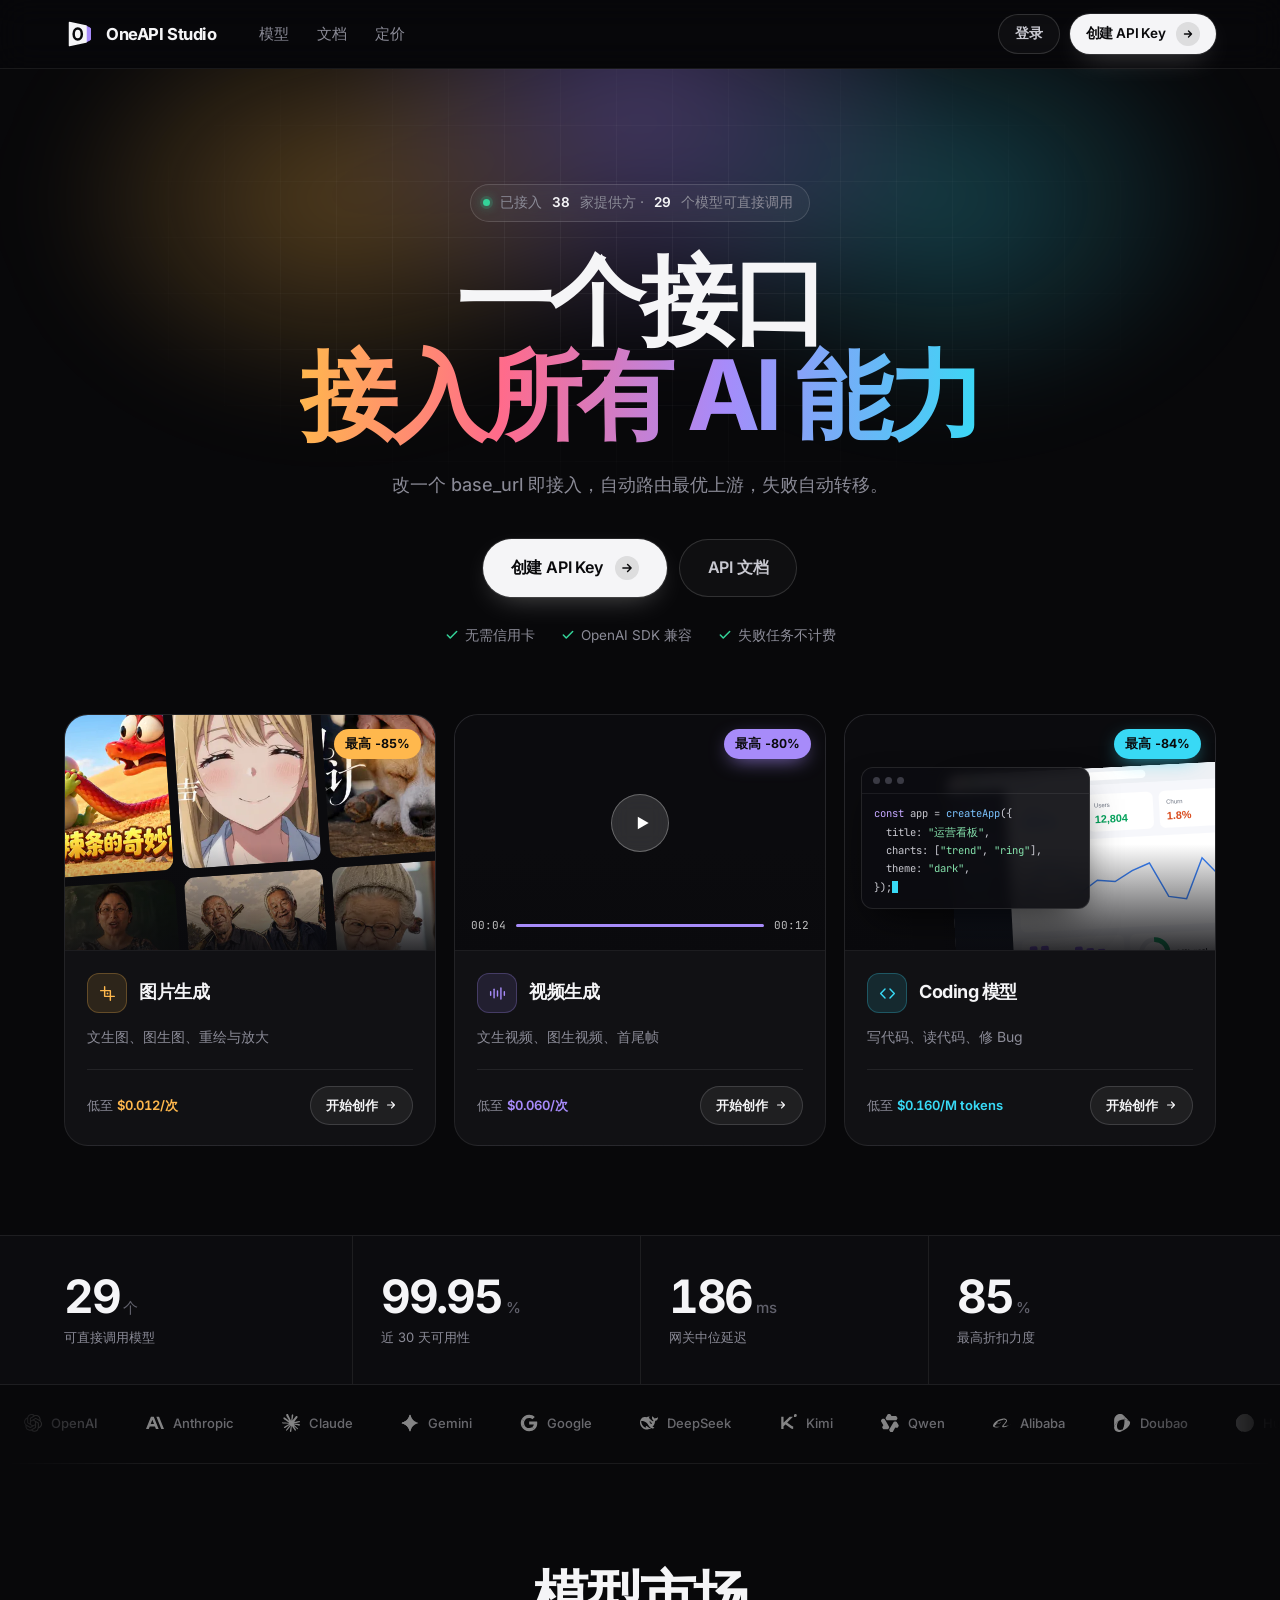
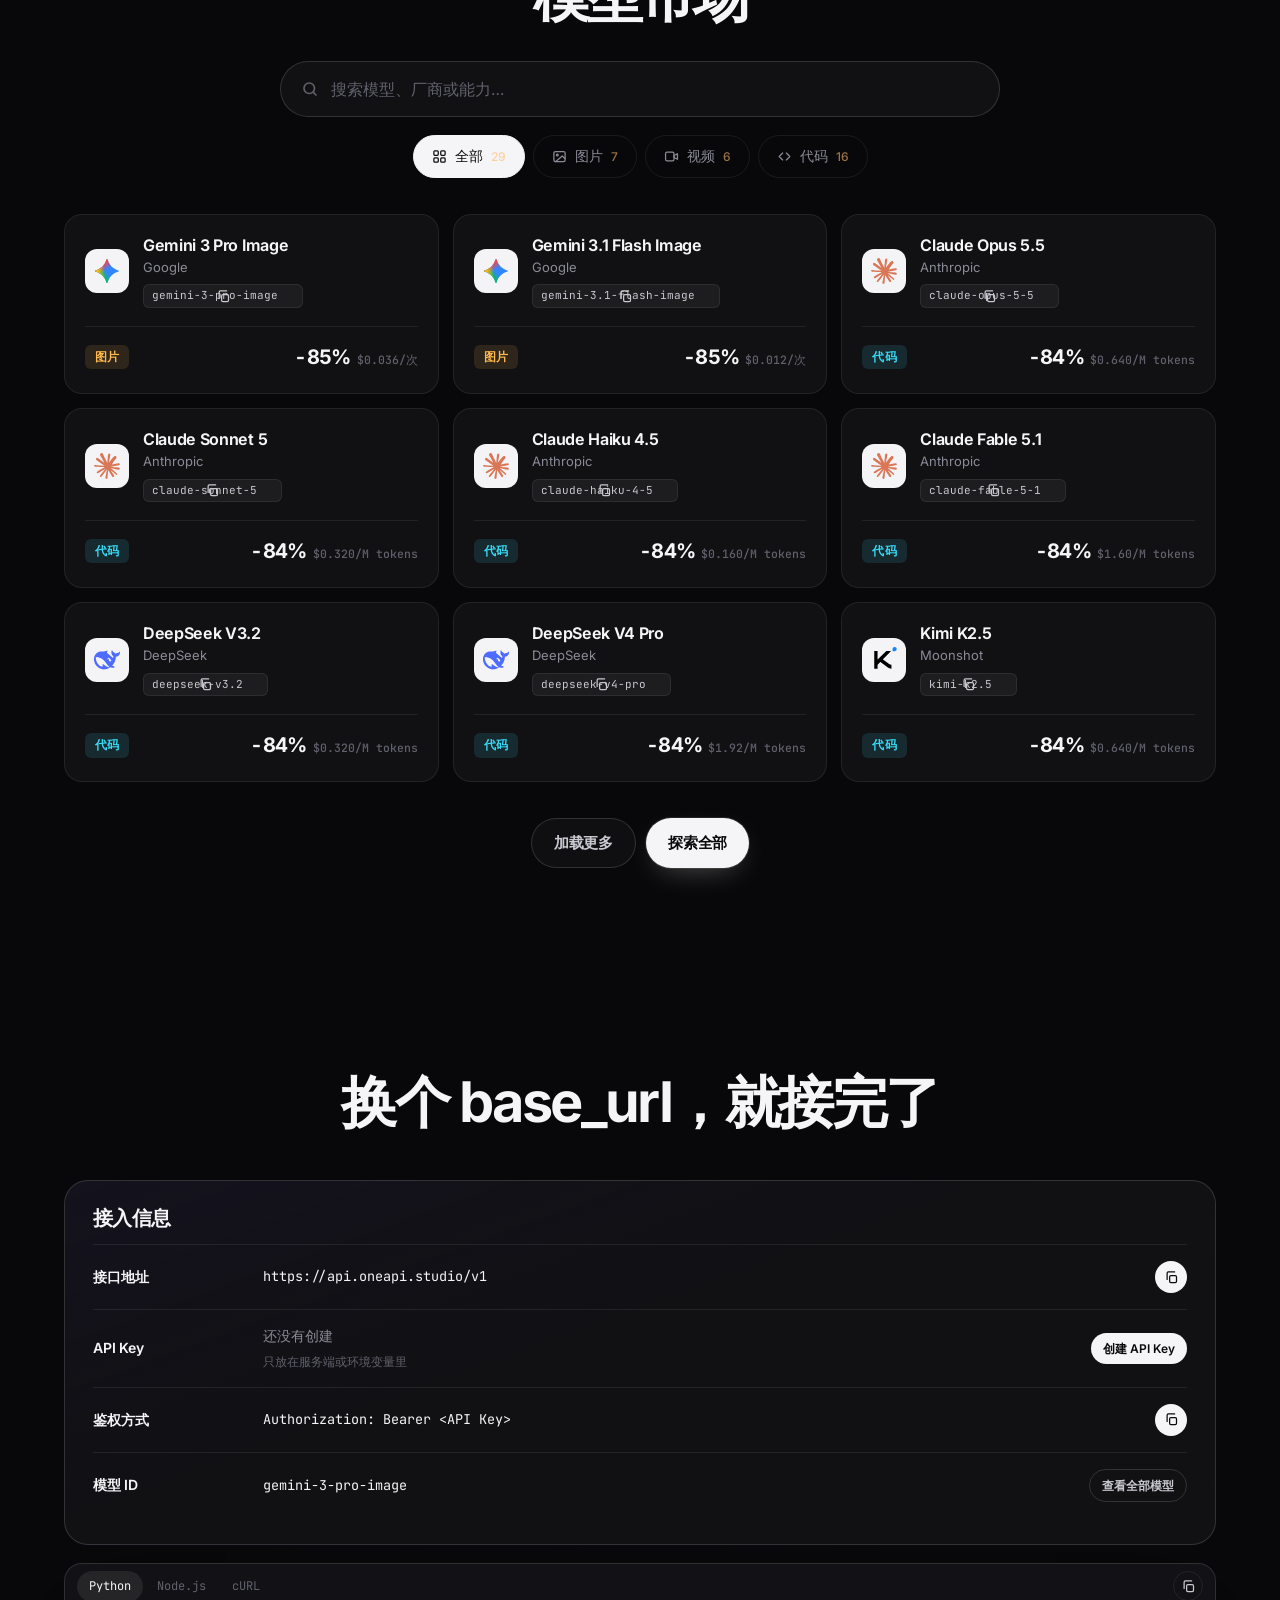
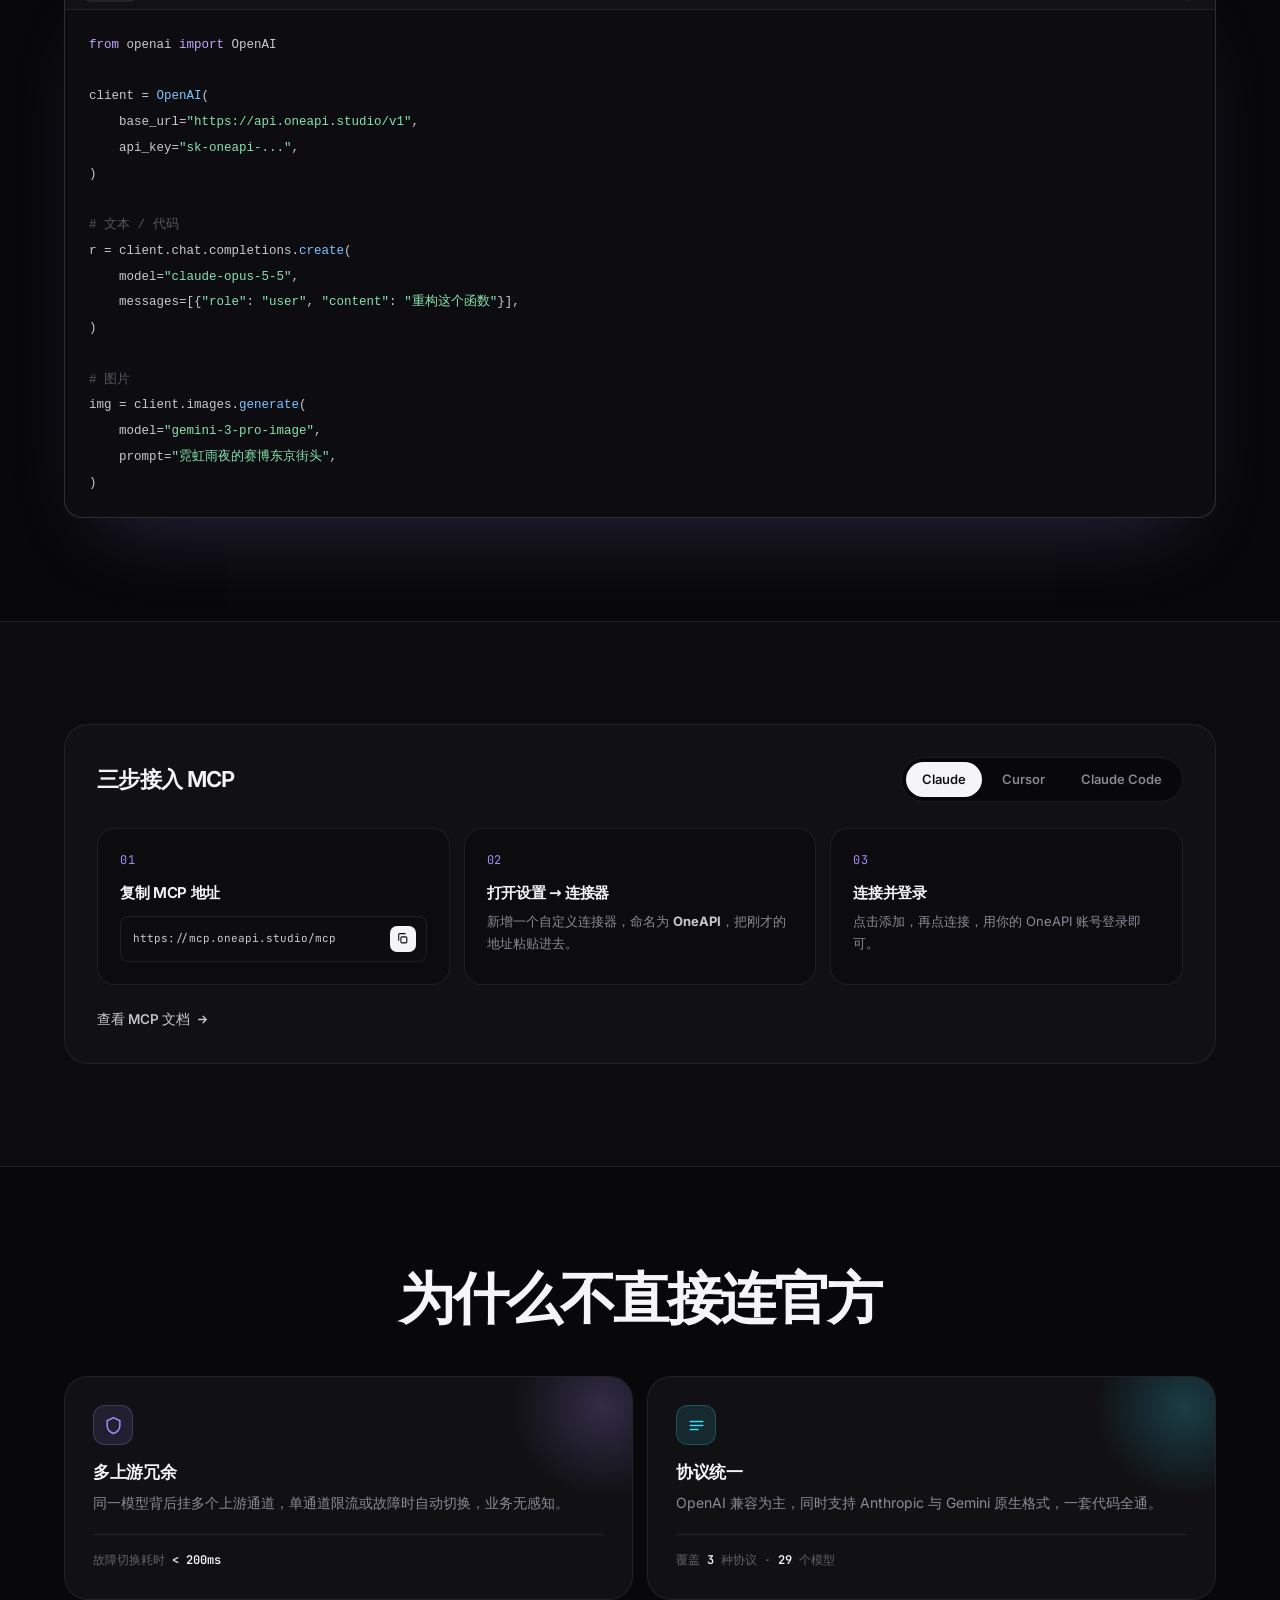
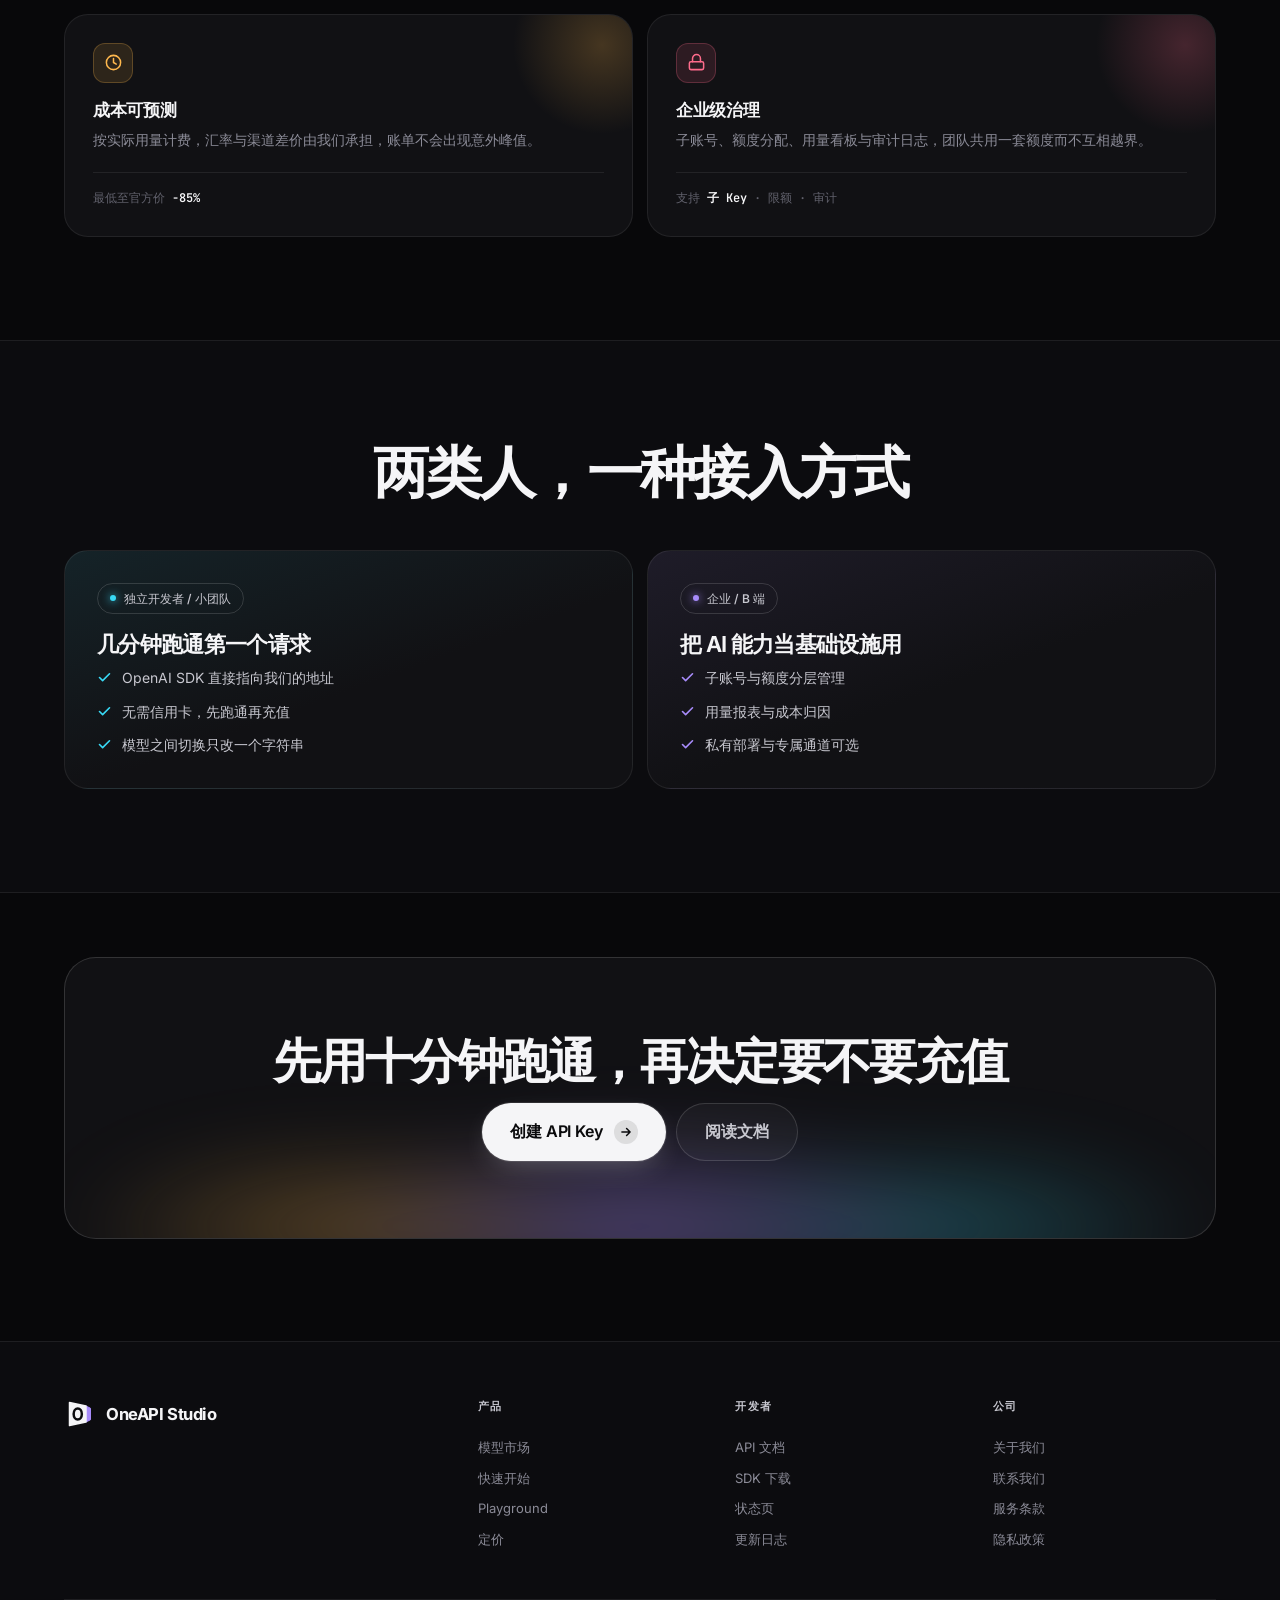
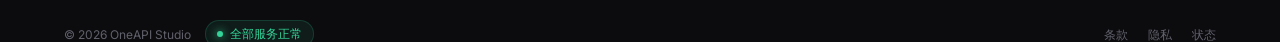
<file: index.html>
<!DOCTYPE html>
<html lang="zh-CN">
<head>
<meta charset="UTF-8" />
<meta name="viewport" content="width=device-width, initial-scale=1" />
<title>OneAPI Studio — 一个接口，接入所有 AI 能力</title>
<meta name="description" content="图片、视频、Coding 三类 AI 模型统一接入。OpenAI 兼容协议，统一鉴权、自动路由与计费。" />
<meta name="theme-color" content="#08080a" />
<link rel="icon" type="image/svg+xml" href="assets/favicon.svg" />
<link rel="stylesheet" href="assets/site.css" />
<link rel="stylesheet" href="assets/studio.css" />
</head>
<body>
<header>
  <div class="wrap nav">
    <a class="logo" href="#top">
      <img class="logo-mark" src="assets/logo.svg" alt="" aria-hidden="true" />
      OneAPI Studio
    </a>
    <nav class="nav-links">
      <a href="#capabilities">模型</a>
      <a href="#access">文档</a>
      <a href="#pricing">定价</a>
    </nav>
    <div class="nav-right">
      <a class="btn btn-sm btn-line" href="#">登录</a>
      <a class="btn btn-sm btn-dark" href="#access" data-open-key>创建 API Key
        <span class="circ"><svg width="12" height="12" viewBox="0 0 24 24" fill="none" stroke="currentColor" stroke-width="2.8" stroke-linecap="round" stroke-linejoin="round"><path d="M5 12h14M13 6l6 6-6 6"/></svg></span>
      </a>
    </div>
  </div>
</header>

<main id="top">
  <section class="hero">
    <div class="wrap">
      <span class="pill-badge">
        <span class="dot"></span>
        已接入 <b>38</b> 家提供方 · <b>29</b> 个模型可直接调用
      </span>
      <h1>一个接口<br /><em>接入所有 AI 能力</em></h1>
      <p class="hero-sub">改一个 base_url 即接入，自动路由最优上游，失败自动转移。</p>
      <div class="hero-cta">
        <a class="btn btn-lg btn-dark" href="#access" data-open-key>
          创建 API Key
          <span class="circ">
            <svg width="14" height="14" viewBox="0 0 24 24" fill="none" stroke="currentColor" stroke-width="2.6" stroke-linecap="round" stroke-linejoin="round"><path d="M5 12h14M13 6l6 6-6 6"/></svg>
          </span>
        </a>
        <a class="btn btn-lg btn-line" href="#access">API 文档</a>
      </div>
      <div class="hero-note">
        <span><svg viewBox="0 0 24 24" fill="none" stroke="currentColor" stroke-width="2.6" stroke-linecap="round" stroke-linejoin="round"><path d="M20 6L9 17l-5-5"/></svg>无需信用卡</span>
        <span><svg viewBox="0 0 24 24" fill="none" stroke="currentColor" stroke-width="2.6" stroke-linecap="round" stroke-linejoin="round"><path d="M20 6L9 17l-5-5"/></svg>OpenAI SDK 兼容</span>
        <span><svg viewBox="0 0 24 24" fill="none" stroke="currentColor" stroke-width="2.6" stroke-linecap="round" stroke-linejoin="round"><path d="M20 6L9 17l-5-5"/></svg>失败任务不计费</span>
      </div>
    </div>
  </section>

  <section class="wrap" id="capabilities">
    <div class="cards">

      <article class="card" data-card="image" tabindex="0" role="button" aria-label="图片生成，点击进入创作工作台">
        <div class="card-inner">
          <div class="face face-front spotlight">
            <div class="card-media">
              <div class="mosaic" aria-hidden="true"><div class="mosaic-col"><img src="assets/showcase/image-01.webp" alt="" loading="lazy" /><img src="assets/showcase/image-04.webp" alt="" loading="lazy" /><img src="assets/showcase/image-07.webp" alt="" loading="lazy" /><img src="assets/showcase/image-10.webp" alt="" loading="lazy" /><img src="assets/showcase/image-01.webp" alt="" loading="lazy" /><img src="assets/showcase/image-04.webp" alt="" loading="lazy" /><img src="assets/showcase/image-07.webp" alt="" loading="lazy" /><img src="assets/showcase/image-10.webp" alt="" loading="lazy" /></div><div class="mosaic-col"><img src="assets/showcase/image-02.webp" alt="" loading="lazy" /><img src="assets/showcase/image-05.webp" alt="" loading="lazy" /><img src="assets/showcase/image-08.webp" alt="" loading="lazy" /><img src="assets/showcase/image-11.webp" alt="" loading="lazy" /><img src="assets/showcase/image-02.webp" alt="" loading="lazy" /><img src="assets/showcase/image-05.webp" alt="" loading="lazy" /><img src="assets/showcase/image-08.webp" alt="" loading="lazy" /><img src="assets/showcase/image-11.webp" alt="" loading="lazy" /></div><div class="mosaic-col"><img src="assets/showcase/image-03.webp" alt="" loading="lazy" /><img src="assets/showcase/image-06.webp" alt="" loading="lazy" /><img src="assets/showcase/image-09.webp" alt="" loading="lazy" /><img src="assets/showcase/image-12.webp" alt="" loading="lazy" /><img src="assets/showcase/image-03.webp" alt="" loading="lazy" /><img src="assets/showcase/image-06.webp" alt="" loading="lazy" /><img src="assets/showcase/image-09.webp" alt="" loading="lazy" /><img src="assets/showcase/image-12.webp" alt="" loading="lazy" /></div></div>
              <span class="media-off" data-off="image"></span>
            </div>
            <div class="card-body">
              <div class="card-header">
                <span class="card-icon" aria-hidden="true">
                  <svg viewBox="0 0 20 20" fill="none" stroke="currentColor" stroke-width="1.5" stroke-linecap="round" stroke-linejoin="round"><path d="M7 2.8v10.2h10.2"/><path d="M2.8 7h10.2v10.2"/><circle cx="10" cy="10" r="0.95" fill="currentColor" stroke="none"/></svg>
                </span>
                <div class="card-title-wrap">
                  <h3 class="card-title">图片生成</h3>
                </div>
              </div>
              <p class="card-desc">文生图、图生图、重绘与放大</p>
              <div class="card-foot">
                <span>低至 <b class="low" data-low="image"></b></span>
                <span class="flip-cta">开始创作
                  <svg class="chev" width="12" height="12" viewBox="0 0 24 24" fill="none" stroke="currentColor" stroke-width="2.2" stroke-linecap="round" stroke-linejoin="round"><path d="M5 12h14M13 6l6 6-6 6"/></svg>
                </span>
              </div>
            </div>
          </div>
        </div>
      </article>

      <article class="card" data-card="video" tabindex="0" role="button" aria-label="视频生成，点击进入创作工作台">
        <div class="card-inner">
          <div class="face face-front spotlight">
            <div class="card-media">
              <div class="reel" aria-hidden="true"><img src="assets/showcase/video-08.webp" alt="" loading="lazy" /><img src="assets/showcase/video-03.webp" alt="" loading="lazy" /><img src="assets/showcase/video-12.webp" alt="" loading="lazy" /></div><span class="reel-play" aria-hidden="true"><svg viewBox="0 0 24 24" fill="currentColor"><path d="M7 4.5v15l13-7.5z"/></svg></span><div class="reel-bar" aria-hidden="true"><span>00:04</span><span class="reel-track"><i></i></span><span>00:12</span></div>
              <span class="media-off" data-off="video"></span>
            </div>
            <div class="card-body">
              <div class="card-header">
                <span class="card-icon" aria-hidden="true">
                  <svg viewBox="0 0 20 20" fill="none" stroke="currentColor" stroke-width="1.5" stroke-linecap="round" stroke-linejoin="round"><path d="M2.8 8.2v3.6"/><path d="M6.4 5.4v9.2"/><path d="M10 7.4v5.2"/><path d="M13.6 4.2v11.6"/><path d="M17.2 8.2v3.6"/></svg>
                </span>
                <div class="card-title-wrap">
                  <h3 class="card-title">视频生成</h3>
                </div>
              </div>
              <p class="card-desc">文生视频、图生视频、首尾帧</p>
              <div class="card-foot">
                <span>低至 <b class="low" data-low="video"></b></span>
                <span class="flip-cta">开始创作
                  <svg class="chev" width="12" height="12" viewBox="0 0 24 24" fill="none" stroke="currentColor" stroke-width="2.2" stroke-linecap="round" stroke-linejoin="round"><path d="M5 12h14M13 6l6 6-6 6"/></svg>
                </span>
              </div>
            </div>
          </div>
        </div>
      </article>

      <article class="card" data-card="code" tabindex="0" role="button" aria-label="Coding 模型，点击进入创作工作台">
        <div class="card-inner">
          <div class="face face-front spotlight">
            <div class="card-media">
              <img class="shot" src="assets/showcase/code-02.svg" alt="" loading="lazy" aria-hidden="true" /><div class="editor" aria-hidden="true"><div class="editor-bar"><i></i><i></i><i></i></div><pre><span class="k">const</span> app = <span class="f">createApp</span>({
  title: <span class="s">"运营看板"</span>,
  charts: [<span class="s">"trend"</span>, <span class="s">"ring"</span>],
  theme: <span class="s">"dark"</span>,
});<span class="caret"></span></pre></div>
              <span class="media-off" data-off="code"></span>
            </div>
            <div class="card-body">
              <div class="card-header">
                <span class="card-icon" aria-hidden="true">
                  <svg viewBox="0 0 20 20" fill="none" stroke="currentColor" stroke-width="1.5" stroke-linecap="round" stroke-linejoin="round"><path d="M7.4 5.2L2.8 10l4.6 4.8"/><path d="M12.6 5.2L17.2 10l-4.6 4.8"/></svg>
                </span>
                <div class="card-title-wrap">
                  <h3 class="card-title">Coding 模型</h3>
                </div>
              </div>
              <p class="card-desc">写代码、读代码、修 Bug</p>
              <div class="card-foot">
                <span>低至 <b class="low" data-low="code"></b></span>
                <span class="flip-cta">开始创作
                  <svg class="chev" width="12" height="12" viewBox="0 0 24 24" fill="none" stroke="currentColor" stroke-width="2.2" stroke-linecap="round" stroke-linejoin="round"><path d="M5 12h14M13 6l6 6-6 6"/></svg>
                </span>
              </div>
            </div>
          </div>
        </div>
      </article>

    </div>
  </section>

  <section class="stats">
    <div class="stats-in">
      <div class="stat"><div class="stat-num"><span data-stat="models">29</span><span class="u">个</span></div><div class="stat-label">可直接调用模型</div></div>
      <div class="stat"><div class="stat-num">99.95<span class="u">%</span></div><div class="stat-label">近 30 天可用性</div></div>
      <div class="stat"><div class="stat-num">186<span class="u">ms</span></div><div class="stat-label">网关中位延迟</div></div>
      <div class="stat"><div class="stat-num">85<span class="u">%</span></div><div class="stat-label">最高折扣力度</div></div>
    </div>
  </section>

  <section class="providers" aria-label="已接入的模型提供方">
    <div class="marquee">
        <div class="marquee-track">
          <div class="pv"><img src="assets/logos/openai.svg" alt="OpenAI" loading="lazy" /><span>OpenAI</span></div>
          <div class="pv"><img src="assets/logos/anthropic.svg" alt="Anthropic" loading="lazy" /><span>Anthropic</span></div>
          <div class="pv"><img src="assets/logos/claude-color.svg" alt="Claude" loading="lazy" /><span>Claude</span></div>
          <div class="pv"><img src="assets/logos/gemini-color.svg" alt="Gemini" loading="lazy" /><span>Gemini</span></div>
          <div class="pv"><img src="assets/logos/google-color.svg" alt="Google" loading="lazy" /><span>Google</span></div>
          <div class="pv"><img src="assets/logos/deepseek-color.svg" alt="DeepSeek" loading="lazy" /><span>DeepSeek</span></div>
          <div class="pv"><img src="assets/logos/kimi-color.svg" alt="Kimi" loading="lazy" /><span>Kimi</span></div>
          <div class="pv"><img src="assets/logos/qwen-color.svg" alt="Qwen" loading="lazy" /><span>Qwen</span></div>
          <div class="pv"><img src="assets/logos/alibaba-color.svg" alt="Alibaba" loading="lazy" /><span>Alibaba</span></div>
          <div class="pv"><img src="assets/logos/doubao-color.svg" alt="Doubao" loading="lazy" /><span>Doubao</span></div>
          <div class="pv"><img src="assets/logos/hunyuan-color.svg" alt="Hunyuan" loading="lazy" /><span>Hunyuan</span></div>
          <div class="pv"><img src="assets/logos/zhipu-color.svg" alt="Zhipu" loading="lazy" /><span>Zhipu</span></div>
          <div class="pv"><img src="assets/logos/minimax-color.svg" alt="MiniMax" loading="lazy" /><span>MiniMax</span></div>
          <div class="pv"><img src="assets/logos/stepfun-color.svg" alt="StepFun" loading="lazy" /><span>StepFun</span></div>
          <div class="pv"><img src="assets/logos/yi-color.svg" alt="Yi" loading="lazy" /><span>Yi</span></div>
          <div class="pv"><img src="assets/logos/moonshot.svg" alt="Moonshot" loading="lazy" /><span>Moonshot</span></div>
          <div class="pv"><img src="assets/logos/grok.svg" alt="xAI" loading="lazy" /><span>xAI</span></div>
          <div class="pv"><img src="assets/logos/meta-color.svg" alt="Meta" loading="lazy" /><span>Meta</span></div>
          <div class="pv"><img src="assets/logos/mistral-color.svg" alt="Mistral" loading="lazy" /><span>Mistral</span></div>
          <div class="pv"><img src="assets/logos/cohere-color.svg" alt="Cohere" loading="lazy" /><span>Cohere</span></div>
          <div class="pv"><img src="assets/logos/stability-color.svg" alt="Stability" loading="lazy" /><span>Stability</span></div>
          <div class="pv"><img src="assets/logos/midjourney.svg" alt="Midjourney" loading="lazy" /><span>Midjourney</span></div>
          <div class="pv"><img src="assets/logos/flux.svg" alt="Flux" loading="lazy" /><span>Flux</span></div>
          <div class="pv"><img src="assets/logos/fal-color.svg" alt="fal" loading="lazy" /><span>fal</span></div>
          <div class="pv"><img src="assets/logos/kling-color.svg" alt="Kling" loading="lazy" /><span>Kling</span></div>
          <div class="pv"><img src="assets/logos/hailuo-color.svg" alt="Hailuo" loading="lazy" /><span>Hailuo</span></div>
          <div class="pv"><img src="assets/logos/luma-color.svg" alt="Luma" loading="lazy" /><span>Luma</span></div>
          <div class="pv"><img src="assets/logos/pika.svg" alt="Pika" loading="lazy" /><span>Pika</span></div>
          <div class="pv"><img src="assets/logos/runway.svg" alt="Runway" loading="lazy" /><span>Runway</span></div>
          <div class="pv"><img src="assets/logos/sora-color.svg" alt="Sora" loading="lazy" /><span>Sora</span></div>
          <div class="pv"><img src="assets/logos/ideogram.svg" alt="Ideogram" loading="lazy" /><span>Ideogram</span></div>
          <div class="pv"><img src="assets/logos/recraft.svg" alt="Recraft" loading="lazy" /><span>Recraft</span></div>
          <div class="pv"><img src="assets/logos/kolors-color.svg" alt="Kolors" loading="lazy" /><span>Kolors</span></div>
          <div class="pv"><img src="assets/logos/jimeng-color.svg" alt="Jimeng" loading="lazy" /><span>Jimeng</span></div>
          <div class="pv"><img src="assets/logos/nanobanana-color.svg" alt="Nano Banana" loading="lazy" /><span>Nano Banana</span></div>
          <div class="pv"><img src="assets/logos/bytedance-color.svg" alt="ByteDance" loading="lazy" /><span>ByteDance</span></div>
          <div class="pv"><img src="assets/logos/perplexity-color.svg" alt="Perplexity" loading="lazy" /><span>Perplexity</span></div>
          <div class="pv"><img src="assets/logos/elevenlabs.svg" alt="ElevenLabs" loading="lazy" /><span>ElevenLabs</span></div>
        </div>
        <div class="marquee-track">
          <div class="pv"><img src="assets/logos/openai.svg" alt="OpenAI" loading="lazy" /><span>OpenAI</span></div>
          <div class="pv"><img src="assets/logos/anthropic.svg" alt="Anthropic" loading="lazy" /><span>Anthropic</span></div>
          <div class="pv"><img src="assets/logos/claude-color.svg" alt="Claude" loading="lazy" /><span>Claude</span></div>
          <div class="pv"><img src="assets/logos/gemini-color.svg" alt="Gemini" loading="lazy" /><span>Gemini</span></div>
          <div class="pv"><img src="assets/logos/google-color.svg" alt="Google" loading="lazy" /><span>Google</span></div>
          <div class="pv"><img src="assets/logos/deepseek-color.svg" alt="DeepSeek" loading="lazy" /><span>DeepSeek</span></div>
          <div class="pv"><img src="assets/logos/kimi-color.svg" alt="Kimi" loading="lazy" /><span>Kimi</span></div>
          <div class="pv"><img src="assets/logos/qwen-color.svg" alt="Qwen" loading="lazy" /><span>Qwen</span></div>
          <div class="pv"><img src="assets/logos/alibaba-color.svg" alt="Alibaba" loading="lazy" /><span>Alibaba</span></div>
          <div class="pv"><img src="assets/logos/doubao-color.svg" alt="Doubao" loading="lazy" /><span>Doubao</span></div>
          <div class="pv"><img src="assets/logos/hunyuan-color.svg" alt="Hunyuan" loading="lazy" /><span>Hunyuan</span></div>
          <div class="pv"><img src="assets/logos/zhipu-color.svg" alt="Zhipu" loading="lazy" /><span>Zhipu</span></div>
          <div class="pv"><img src="assets/logos/minimax-color.svg" alt="MiniMax" loading="lazy" /><span>MiniMax</span></div>
          <div class="pv"><img src="assets/logos/stepfun-color.svg" alt="StepFun" loading="lazy" /><span>StepFun</span></div>
          <div class="pv"><img src="assets/logos/yi-color.svg" alt="Yi" loading="lazy" /><span>Yi</span></div>
          <div class="pv"><img src="assets/logos/moonshot.svg" alt="Moonshot" loading="lazy" /><span>Moonshot</span></div>
          <div class="pv"><img src="assets/logos/grok.svg" alt="xAI" loading="lazy" /><span>xAI</span></div>
          <div class="pv"><img src="assets/logos/meta-color.svg" alt="Meta" loading="lazy" /><span>Meta</span></div>
          <div class="pv"><img src="assets/logos/mistral-color.svg" alt="Mistral" loading="lazy" /><span>Mistral</span></div>
          <div class="pv"><img src="assets/logos/cohere-color.svg" alt="Cohere" loading="lazy" /><span>Cohere</span></div>
          <div class="pv"><img src="assets/logos/stability-color.svg" alt="Stability" loading="lazy" /><span>Stability</span></div>
          <div class="pv"><img src="assets/logos/midjourney.svg" alt="Midjourney" loading="lazy" /><span>Midjourney</span></div>
          <div class="pv"><img src="assets/logos/flux.svg" alt="Flux" loading="lazy" /><span>Flux</span></div>
          <div class="pv"><img src="assets/logos/fal-color.svg" alt="fal" loading="lazy" /><span>fal</span></div>
          <div class="pv"><img src="assets/logos/kling-color.svg" alt="Kling" loading="lazy" /><span>Kling</span></div>
          <div class="pv"><img src="assets/logos/hailuo-color.svg" alt="Hailuo" loading="lazy" /><span>Hailuo</span></div>
          <div class="pv"><img src="assets/logos/luma-color.svg" alt="Luma" loading="lazy" /><span>Luma</span></div>
          <div class="pv"><img src="assets/logos/pika.svg" alt="Pika" loading="lazy" /><span>Pika</span></div>
          <div class="pv"><img src="assets/logos/runway.svg" alt="Runway" loading="lazy" /><span>Runway</span></div>
          <div class="pv"><img src="assets/logos/sora-color.svg" alt="Sora" loading="lazy" /><span>Sora</span></div>
          <div class="pv"><img src="assets/logos/ideogram.svg" alt="Ideogram" loading="lazy" /><span>Ideogram</span></div>
          <div class="pv"><img src="assets/logos/recraft.svg" alt="Recraft" loading="lazy" /><span>Recraft</span></div>
          <div class="pv"><img src="assets/logos/kolors-color.svg" alt="Kolors" loading="lazy" /><span>Kolors</span></div>
          <div class="pv"><img src="assets/logos/jimeng-color.svg" alt="Jimeng" loading="lazy" /><span>Jimeng</span></div>
          <div class="pv"><img src="assets/logos/nanobanana-color.svg" alt="Nano Banana" loading="lazy" /><span>Nano Banana</span></div>
          <div class="pv"><img src="assets/logos/bytedance-color.svg" alt="ByteDance" loading="lazy" /><span>ByteDance</span></div>
          <div class="pv"><img src="assets/logos/perplexity-color.svg" alt="Perplexity" loading="lazy" /><span>Perplexity</span></div>
          <div class="pv"><img src="assets/logos/elevenlabs.svg" alt="ElevenLabs" loading="lazy" /><span>ElevenLabs</span></div>
        </div>
    </div>
  </section>

  <section class="market" id="market">
    <div class="wrap">
      <div class="market-head">
        <h2>模型市场</h2>
      </div>

      <div class="search-bar">
        <svg viewBox="0 0 24 24" fill="none" stroke="currentColor" stroke-width="2.2" stroke-linecap="round"><circle cx="11" cy="11" r="7"/><path d="M20 20l-3.6-3.6"/></svg>
        <input id="mktSearch" type="search" placeholder="搜索模型、厂商或能力…" autocomplete="off" />
      </div>

      <div class="chips" id="mktChips">
        <button class="chip on" data-f="all">
          <svg viewBox="0 0 24 24" fill="none" stroke="currentColor" stroke-width="2" stroke-linecap="round" stroke-linejoin="round"><rect x="3" y="3" width="7" height="7" rx="1.5"/><rect x="14" y="3" width="7" height="7" rx="1.5"/><rect x="3" y="14" width="7" height="7" rx="1.5"/><rect x="14" y="14" width="7" height="7" rx="1.5"/></svg>
          全部 <span class="n" data-cnt="all">29</span>
        </button>
        <button class="chip" data-f="image">
          <svg viewBox="0 0 24 24" fill="none" stroke="currentColor" stroke-width="2" stroke-linecap="round" stroke-linejoin="round"><rect x="3" y="4" width="18" height="16" rx="2.5"/><circle cx="8.5" cy="9.5" r="1.5"/><path d="M21 15.5l-4.6-4.4L6 20"/></svg>
          图片 <span class="n" data-cnt="image">7</span>
        </button>
        <button class="chip" data-f="video">
          <svg viewBox="0 0 24 24" fill="none" stroke="currentColor" stroke-width="2" stroke-linecap="round" stroke-linejoin="round"><rect x="2.5" y="5" width="13.5" height="14" rx="2.5"/><path d="M16 10.5l5.5-3v9l-5.5-3z"/></svg>
          视频 <span class="n" data-cnt="video">6</span>
        </button>
        <button class="chip" data-f="code">
          <svg viewBox="0 0 24 24" fill="none" stroke="currentColor" stroke-width="2" stroke-linecap="round" stroke-linejoin="round"><path d="M9 6.5l-5.5 5.5L9 17.5M15 6.5L20.5 12 15 17.5"/></svg>
          代码 <span class="n" data-cnt="code">16</span>
        </button>
      </div>

      <div class="mgrid" id="mktGrid"></div>

      <div class="market-more">
        <button class="btn btn-line" id="mktMore">加载更多</button>
        <a class="btn btn-dark" href="#capabilities">探索全部</a>
      </div>
    </div>
  </section>

  <section class="section" id="quickstart">
    <div class="wrap">
      <div class="sec-head">
        <h2>换个 base_url，就接完了</h2>
      </div>
      <div class="access-card" id="access">
        <div class="access-head">
          <h3>接入信息</h3>
        </div>
        <dl class="access-list">
          <div class="access-row">
            <dt>接口地址</dt>
            <dd><code data-base-url>https://api.oneapi.studio/v1</code></dd>
            <button class="copy-btn copy-ico" data-copy-from="[data-base-url]" aria-label="复制">复制</button>
          </div>
          <div class="access-row" data-key-row>
            <dt>API Key</dt>
            <dd><code data-key-view>还没有创建</code><span class="access-note">只放在服务端或环境变量里</span></dd>
            <span class="access-actions">
              <button class="copy-btn access-create" data-open-key>创建 API Key</button>
              <button class="copy-btn copy-ico access-copy" data-copy-from="[data-key-view]" aria-label="复制 API Key">复制</button>
            </span>
          </div>
          <div class="access-row">
            <dt>鉴权方式</dt>
            <dd><code data-auth>Authorization: Bearer &lt;API Key&gt;</code></dd>
            <button class="copy-btn copy-ico" data-copy-from="[data-auth]" aria-label="复制">复制</button>
          </div>
          <div class="access-row">
            <dt>模型 ID</dt>
            <dd><code>gemini-3-pro-image</code></dd>
            <a class="copy-btn ghost" href="#market">查看全部模型</a>
          </div>
        </dl>
      </div>
      <div class="quick-grid">
        <div class="code-card">
          <div class="code-bar">
            <button class="code-tab on" data-pane="py">Python</button>
            <button class="code-tab" data-pane="node">Node.js</button>
            <button class="code-tab" data-pane="curl">cURL</button>
            <button class="code-copy copy-ico" id="copyBtn" aria-label="复制代码">复制</button>
          </div>
          <div class="code-body">
<pre data-pane="py"><code><span class="k">from</span> openai <span class="k">import</span> OpenAI

client = <span class="f">OpenAI</span>(
    base_url=<span class="s">"https://api.oneapi.studio/v1"</span>,
    api_key=<span class="s">"<span data-key-slot>sk-oneapi-...</span>"</span>,
)

<span class="c"># 文本 / 代码</span>
r = client.chat.completions.<span class="f">create</span>(
    model=<span class="s">"claude-opus-5-5"</span>,
    messages=[{<span class="s">"role"</span>: <span class="s">"user"</span>, <span class="s">"content"</span>: <span class="s">"重构这个函数"</span>}],
)

<span class="c"># 图片</span>
img = client.images.<span class="f">generate</span>(
    model=<span class="s">"gemini-3-pro-image"</span>,
    prompt=<span class="s">"霓虹雨夜的赛博东京街头"</span>,
)</code></pre>
<pre data-pane="node" hidden><code><span class="k">import</span> OpenAI <span class="k">from</span> <span class="s">"openai"</span>;

<span class="k">const</span> client = <span class="k">new</span> <span class="f">OpenAI</span>({
  baseURL: <span class="s">"https://api.oneapi.studio/v1"</span>,
  apiKey:  process.env.<span class="p">ONEAPI_KEY</span>,
});

<span class="k">const</span> stream = <span class="k">await</span> client.chat.completions.<span class="f">create</span>({
  model: <span class="s">"gpt-5"</span>,
  messages: [{ role: <span class="s">"user"</span>, content: <span class="s">"写一个快速排序"</span> }],
  stream: <span class="k">true</span>,
});

<span class="k">for await</span> (<span class="k">const</span> c <span class="k">of</span> stream) {
  process.stdout.<span class="f">write</span>(c.choices[<span class="n">0</span>]?.delta?.content ?? <span class="s">""</span>);
}</code></pre>
<pre data-pane="curl" hidden><code>curl https://api.oneapi.studio/v1/chat/completions \
  -H <span class="s">"Authorization: Bearer $ONEAPI_KEY"</span> \
  -H <span class="s">"Content-Type: application/json"</span> \
  -d <span class="s">'{
    "model": "deepseek-v3.2",
    "messages": [{"role": "user", "content": "你好"}],
    "stream": true
  }'</span></code></pre>
          </div>
        </div>
      </div>
    </div>
  </section>

  <section class="section alt">
    <div class="wrap">
      <div class="steps-card">
        <div class="steps-top">
          <h3>三步接入 MCP</h3>
          <div class="tabs">
            <button class="tab on">Claude</button>
            <button class="tab">Cursor</button>
            <button class="tab">Claude Code</button>
          </div>
        </div>
        <div class="steps">
          <div class="step">
            <div class="step-n">1</div>
            <h4>复制 MCP 地址</h4>
            <div class="step-code"><span>https://mcp.oneapi.studio/mcp</span><button class="step-copy copy-ico" data-copy-text="https://mcp.oneapi.studio/mcp" aria-label="复制 MCP 地址">复制</button></div>
          </div>
          <div class="step">
            <div class="step-n">2</div>
            <h4>打开设置 → 连接器</h4>
            <p>新增一个自定义连接器，命名为 <b>OneAPI</b>，把刚才的地址粘贴进去。</p>
          </div>
          <div class="step">
            <div class="step-n">3</div>
            <h4>连接并登录</h4>
            <p>点击添加，再点连接，用你的 OneAPI 账号登录即可。</p>
          </div>
        </div>
        <a class="steps-link" href="#docs">查看 MCP 文档
          <svg width="13" height="13" viewBox="0 0 24 24" fill="none" stroke="currentColor" stroke-width="2.4" stroke-linecap="round" stroke-linejoin="round"><path d="M5 12h14M13 6l6 6-6 6"/></svg>
        </a>
      </div>
    </div>
  </section>

  <section class="section">
    <div class="wrap">
      <div class="sec-head">
        <h2>为什么不直接连官方</h2>
      </div>
      <div class="features">
        <div class="feature">
          <span class="feature-ico"><svg viewBox="0 0 24 24" fill="none" stroke="currentColor" stroke-width="1.9" stroke-linecap="round" stroke-linejoin="round"><path d="M12 2l8 4v6c0 5-3.4 8.5-8 10-4.6-1.5-8-5-8-10V6z"/></svg></span>
          <h3>多上游冗余</h3>
          <p>同一模型背后挂多个上游通道，单通道限流或故障时自动切换，业务无感知。</p>
          <div class="feature-metric">故障切换耗时 <b>&lt; 200ms</b></div>
        </div>
        <div class="feature">
          <span class="feature-ico"><svg viewBox="0 0 24 24" fill="none" stroke="currentColor" stroke-width="1.9" stroke-linecap="round" stroke-linejoin="round"><path d="M4 7h16M4 12h16M4 17h10"/></svg></span>
          <h3>协议统一</h3>
          <p>OpenAI 兼容为主，同时支持 Anthropic 与 Gemini 原生格式，一套代码全通。</p>
          <div class="feature-metric">覆盖 <b>3</b> 种协议 · <b>29</b> 个模型</div>
        </div>
        <div class="feature">
          <span class="feature-ico"><svg viewBox="0 0 24 24" fill="none" stroke="currentColor" stroke-width="1.9" stroke-linecap="round" stroke-linejoin="round"><circle cx="12" cy="12" r="9"/><path d="M12 7v5l3.5 2"/></svg></span>
          <h3>成本可预测</h3>
          <p>按实际用量计费，汇率与渠道差价由我们承担，账单不会出现意外峰值。</p>
          <div class="feature-metric">最低至官方价 <b>-85%</b></div>
        </div>
        <div class="feature">
          <span class="feature-ico"><svg viewBox="0 0 24 24" fill="none" stroke="currentColor" stroke-width="1.9" stroke-linecap="round" stroke-linejoin="round"><rect x="3" y="11" width="18" height="10" rx="2"/><path d="M7 11V7a5 5 0 0 1 10 0v4"/></svg></span>
          <h3>企业级治理</h3>
          <p>子账号、额度分配、用量看板与审计日志，团队共用一套额度而不互相越界。</p>
          <div class="feature-metric">支持 <b>子 Key</b> · 限额 · 审计</div>
        </div>
      </div>
    </div>
  </section>

  <section class="section alt">
    <div class="wrap">
      <div class="sec-head">
        <h2>两类人，一种接入方式</h2>
      </div>
      <div class="aud-grid">
        <div class="aud" style="--aud:var(--cyan)">
          <span class="aud-tag">独立开发者 / 小团队</span>
          <h3>几分钟跑通第一个请求</h3>
          <ul>
            <li><svg viewBox="0 0 24 24" fill="none" stroke="currentColor" stroke-width="2.6" stroke-linecap="round" stroke-linejoin="round"><path d="M20 6L9 17l-5-5"/></svg>OpenAI SDK 直接指向我们的地址</li>
            <li><svg viewBox="0 0 24 24" fill="none" stroke="currentColor" stroke-width="2.6" stroke-linecap="round" stroke-linejoin="round"><path d="M20 6L9 17l-5-5"/></svg>无需信用卡，先跑通再充值</li>
            <li><svg viewBox="0 0 24 24" fill="none" stroke="currentColor" stroke-width="2.6" stroke-linecap="round" stroke-linejoin="round"><path d="M20 6L9 17l-5-5"/></svg>模型之间切换只改一个字符串</li>
          </ul>
        </div>
        <div class="aud" style="--aud:var(--violet)">
          <span class="aud-tag">企业 / B 端</span>
          <h3>把 AI 能力当基础设施用</h3>
          <ul>
            <li><svg viewBox="0 0 24 24" fill="none" stroke="currentColor" stroke-width="2.6" stroke-linecap="round" stroke-linejoin="round"><path d="M20 6L9 17l-5-5"/></svg>子账号与额度分层管理</li>
            <li><svg viewBox="0 0 24 24" fill="none" stroke="currentColor" stroke-width="2.6" stroke-linecap="round" stroke-linejoin="round"><path d="M20 6L9 17l-5-5"/></svg>用量报表与成本归因</li>
            <li><svg viewBox="0 0 24 24" fill="none" stroke="currentColor" stroke-width="2.6" stroke-linecap="round" stroke-linejoin="round"><path d="M20 6L9 17l-5-5"/></svg>私有部署与专属通道可选</li>
          </ul>
        </div>
      </div>
    </div>
  </section>

  <section class="cta">
    <div class="wrap">
      <div class="cta-panel">
      <h2>先用十分钟跑通，再决定要不要充值</h2>
      <div class="cta-actions">
        <a class="btn btn-lg btn-white" href="#access" data-open-key>创建 API Key
          <span class="circ">
            <svg width="14" height="14" viewBox="0 0 24 24" fill="none" stroke="currentColor" stroke-width="2.6" stroke-linecap="round" stroke-linejoin="round"><path d="M5 12h14M13 6l6 6-6 6"/></svg>
          </span>
        </a>
        <a class="btn btn-lg btn-ghost-l" href="#access">阅读文档</a>
      </div>
      </div>
    </div>
  </section>
</main>

<footer>
  <div class="wrap">
    <div class="foot-grid">
      <div class="foot-brand">
        <a class="logo" href="#top">
          <img class="logo-mark" src="assets/logo.svg" alt="" aria-hidden="true" />
          OneAPI Studio
        </a>
      </div>
      <div class="foot-col">
        <h5>产品</h5>
        <a href="#market">模型市场</a><a href="#quickstart">快速开始</a>
        <a href="#">Playground</a><a href="#">定价</a>
      </div>
      <div class="foot-col">
        <h5>开发者</h5>
        <a href="#access">API 文档</a><a href="#">SDK 下载</a>
        <a href="#">状态页</a><a href="#">更新日志</a>
      </div>
      <div class="foot-col">
        <h5>公司</h5>
        <a href="#">关于我们</a><a href="#">联系我们</a>
        <a href="#">服务条款</a><a href="#">隐私政策</a>
      </div>
    </div>
    <div class="foot-bot">
      <span>© 2026 OneAPI Studio</span>
      <span class="status"><i></i>全部服务正常</span>
      <nav><a href="#">条款</a><a href="#">隐私</a><a href="#">状态</a></nav>
    </div>
  </div>
</footer>

<script>
(function() {
  // ===== 本地真实厂商 SVG 图标（assets/logos/，来自 @lobehub/icons-static-svg）=====
  const LOGO_DIR = 'assets/logos/';
  const logoFile = {
    openai: 'openai', anthropic: 'anthropic', claude: 'claude-color',
    google: 'google-color', gemini: 'gemini-color', deepseek: 'deepseek-color',
    kimi: 'kimi-color', moonshot: 'moonshot', qwen: 'qwen-color',
    alibaba: 'alibaba-color', stability: 'stability-color', midjourney: 'midjourney',
    runway: 'runway', flux: 'flux', fal: 'fal-color', meta: 'meta-color',
    mistral: 'mistral-color', pika: 'pika', luma: 'luma-color', kling: 'kling-color',
    hailuo: 'hailuo-color', sora: 'sora-color', ideogram: 'ideogram',
    bytedance: 'bytedance-color', doubao: 'doubao-color', hunyuan: 'hunyuan-color',
    grok: 'grok', cohere: 'cohere-color', recraft: 'recraft',
    minimax: 'minimax-color', zhipu: 'zhipu-color', yi: 'yi-color',
    stepfun: 'stepfun-color', perplexity: 'perplexity-color',
    elevenlabs: 'elevenlabs', kolors: 'kolors-color', jimeng: 'jimeng-color',
    nanobanana: 'nanobanana-color',
  };

  // ===== 模型数据（取自 10086ai.hk /api/pricing，2026-10-26）=====
  // official = model_ratio × 2（即 openai 分组的基准价）
  // off      = 由分组倍率换算：(1 - 分组倍率/5) × 100
  // 单位：image / video 按「次」；token 类按「百万 tokens」
  // id   = 调用时传的 model 参数。演示用，按名称生成；上线前需换成上游真实模型 ID
  const models = {
    image: [
      { name: 'Gemini 3 Pro Image',       id: 'gemini-3-pro-image', vendor: 'Google',  logo: 'gemini', unit: '次', official: 0.2400, off: 85 },
      { name: 'Gemini 3.1 Flash Image',   id: 'gemini-3.1-flash-image', vendor: 'Google',  logo: 'gemini', unit: '次', official: 0.0800, off: 85 },
      { name: 'Gemini 3.1 Flash Lite',    id: 'gemini-3.1-flash-lite', vendor: 'Google',  logo: 'gemini', unit: '次', official: 0.1500, off: 80 },
      { name: 'Gemini 2.5 Flash Image',   id: 'gemini-2.5-flash-image', vendor: 'Google',  logo: 'gemini', unit: '次', official: 0.1000, off: 80 },
      { name: 'Gemini 3 Pro',             id: 'gemini-3-pro', vendor: 'Google',  logo: 'gemini', unit: '次', official: 0.4000, off: 80 },
      { name: 'GPT Image 2 (特价)',         id: 'gpt-image-2-discount', vendor: 'OpenAI',  logo: 'openai', unit: '次', official: 0.1000, off: 70 },
      { name: 'GPT Image 2',              id: 'gpt-image-2', vendor: 'OpenAI',  logo: 'openai', unit: '次', official: 0.0600, off: 24 },
    ],
    video: [
      { name: 'Veo 3.1',                  id: 'veo-3.1', vendor: 'Google',    logo: 'google', unit: '次', official: 0.6000, off: 80 },
      { name: 'Veo 3.1 Fast',             id: 'veo-3.1-fast', vendor: 'Google',    logo: 'google', unit: '次', official: 0.3000, off: 80 },
      { name: 'Veo 2.0',                  id: 'veo-2.0', vendor: 'Google',    logo: 'google', unit: '次', official: 1.0000, off: 20 },
      { name: 'Seedance 2.0',             id: 'seedance-2.0', vendor: 'ByteDance', logo: 'doubao', unit: 'M tokens', official: 46.0000, off: 80 },
      { name: 'Seedance 2.0 Fast',        id: 'seedance-2.0-fast', vendor: 'ByteDance', logo: 'doubao', unit: 'M tokens', official: 37.0000, off: 80 },
      { name: 'Seedance 2.0 Mini',        id: 'seedance-2.0-mini', vendor: 'ByteDance', logo: 'doubao', unit: 'M tokens', official: 23.0000, off: 80 },
    ],
    code: [
      { name: 'Claude Opus 5.5',          id: 'claude-opus-5-5', vendor: 'Anthropic', logo: 'claude', unit: 'M tokens', official: 4.0000,  off: 84 },
      { name: 'Claude Sonnet 5',          id: 'claude-sonnet-5', vendor: 'Anthropic', logo: 'claude', unit: 'M tokens', official: 2.0000,  off: 84 },
      { name: 'Claude Haiku 4.5',         id: 'claude-haiku-4-5', vendor: 'Anthropic', logo: 'claude', unit: 'M tokens', official: 1.0000,  off: 84 },
      { name: 'Claude Fable 5.1',         id: 'claude-fable-5-1', vendor: 'Anthropic', logo: 'claude', unit: 'M tokens', official: 10.0000, off: 84 },
      { name: 'GPT-5',                    id: 'gpt-5', vendor: 'OpenAI',    logo: 'openai', unit: 'M tokens', official: 1.2500,  off: 24 },
      { name: 'GPT-5.1 Codex',            id: 'gpt-5.1-codex', vendor: 'OpenAI',    logo: 'openai', unit: 'M tokens', official: 1.2500,  off: 24 },
      { name: 'GPT-4o',                   id: 'gpt-4o', vendor: 'OpenAI',    logo: 'openai', unit: 'M tokens', official: 2.5000,  off: 24 },
      { name: 'Gemini 2.5 Pro',           id: 'gemini-2.5-pro', vendor: 'Google',    logo: 'gemini', unit: 'M tokens', official: 1.2500,  off: 44 },
      { name: 'Gemini 3 Flash',           id: 'gemini-3-flash', vendor: 'Google',    logo: 'gemini', unit: 'M tokens', official: 0.5000,  off: 44 },
      { name: 'DeepSeek V3.2',            id: 'deepseek-v3.2', vendor: 'DeepSeek',  logo: 'deepseek', unit: 'M tokens', official: 2.0000, off: 84 },
      { name: 'DeepSeek V4 Pro',          id: 'deepseek-v4-pro', vendor: 'DeepSeek',  logo: 'deepseek', unit: 'M tokens', official: 12.0000, off: 84 },
      { name: 'Kimi K2.5',                id: 'kimi-k2.5', vendor: 'Moonshot',  logo: 'kimi',   unit: 'M tokens', official: 4.0000,  off: 84 },
      { name: 'Kimi K3',                  id: 'kimi-k3', vendor: 'Moonshot',  logo: 'kimi',   unit: 'M tokens', official: 20.0000, off: 84 },
      { name: 'Qwen3.5 Plus',             id: 'qwen3.5-plus', vendor: 'Alibaba',   logo: 'qwen',   unit: 'M tokens', official: 2.0000,  off: 84 },
      { name: 'GLM-4.6',                  id: 'glm-4.6', vendor: 'Zhipu',     logo: 'zhipu',  unit: 'M tokens', official: 4.0000,  off: 82 },
      { name: 'GLM-5',                    id: 'glm-5', vendor: 'Zhipu',     logo: 'zhipu',  unit: 'M tokens', official: 6.0000,  off: 82 },
    ]
  };

  // 售价 = 官方价 × (1 - 折扣)，避免手填造成三个数字对不上
  function priceOf(m) { return m.official * (1 - m.off / 100); }

  // 金额格式化：<1 保留 3 位，>=1 保留 2 位，去掉尾随零
  function fmt(v, unit) {
    return '$' + (v < 1 ? v.toFixed(3) : v.toFixed(2)) + '/' + unit;
  }

  // 接口地址：页面各处（接入信息卡、Key 弹窗、工作台的 API 调用）统一从这里取
  const API_BASE = 'https://api.oneapi.studio/v1';

  // 供工作台（assets/studio.js）和接入信息（assets/access.js）复用
  window.OneAPIData = { models: models, logoFile: logoFile, LOGO_DIR: LOGO_DIR, priceOf: priceOf, fmt: fmt, API_BASE: API_BASE };

  // ===== 模型市场 =====
  (function () {
    const grid = document.getElementById('mktGrid');
    if (!grid) return;
    const chips = document.getElementById('mktChips');
    const search = document.getElementById('mktSearch');
    const moreBtn = document.getElementById('mktMore');

    // 分类中文名
    const TYPE_CN = { image: '图片', video: '视频', code: '代码' };
    // 厂商 -> 图标文件
    const VENDOR_LOGO = {
      'Google': 'gemini-color', 'OpenAI': 'openai', 'Anthropic': 'claude-color',
      'ByteDance': 'doubao-color', 'DeepSeek': 'deepseek-color', 'Moonshot': 'kimi-color',
      'Alibaba': 'qwen-color', 'Zhipu': 'zhipu-color', 'Kuaishou': 'kling-color'
    };

    // 拍平所有模型
    const all = [];
    ['image', 'video', 'code'].forEach(function (t) {
      models[t].forEach(function (m) {
        all.push({
          type: t, name: m.name, id: m.id, vendor: m.vendor,
          logo: VENDOR_LOGO[m.vendor] || logoFile[m.logo] || 'openai',
          off: m.off, price: fmt(priceOf(m), m.unit)
        });
      });
    });

    // 折扣高的排前面
    all.sort(function (a, b) { return b.off - a.off; });

    let filter = 'all';
    let keyword = '';
    let shown = 9;

    // 更新 chip 计数
    document.querySelectorAll('[data-cnt]').forEach(function (el) {
      const k = el.dataset.cnt;
      el.textContent = k === 'all' ? all.length : models[k].length;
    });

    function current() {
      return all.filter(function (m) {
        if (filter !== 'all' && m.type !== filter) return false;
        if (!keyword) return true;
        const k = keyword.toLowerCase();
        return m.name.toLowerCase().indexOf(k) >= 0
            || m.vendor.toLowerCase().indexOf(k) >= 0
            || TYPE_CN[m.type].indexOf(k) >= 0;
      });
    }

    function render() {
      const list = current();
      const slice = list.slice(0, shown);

      if (!slice.length) {
        grid.innerHTML = '<div class="market-empty">没有匹配的模型，换个关键词试试。</div>';
        moreBtn.style.display = 'none';
        return;
      }

      grid.innerHTML = slice.map(function (m) {
        return '<article class="mcard">' +
          '<div class="mcard-top">' +
            '<span class="mcard-logo"><img src="assets/logos/' + m.logo + '.svg" alt="' + m.vendor + '" loading="lazy" /></span>' +
            '<div>' +
              '<div class="mcard-name">' + m.name + '</div>' +
              '<div class="mcard-vendor">' + m.vendor + '</div>' +
              '<button class="mcard-id" data-copy-text="' + m.id + '" data-keep-text title="复制模型 ID">' + m.id + '</button>' +
            '</div>' +
          '</div>' +
          '<div class="mcard-foot">' +
            '<span class="type-chip" data-t="' + m.type + '">' + TYPE_CN[m.type] + '</span>' +
            '<span class="mcard-off">-' + m.off + '%<small>' + m.price + '</small></span>' +
          '</div>' +
        '</article>';
      }).join('');

      moreBtn.style.display = list.length > shown ? '' : 'none';
    }

    chips.addEventListener('click', function (e) {
      const b = e.target.closest('.chip');
      if (!b) return;
      chips.querySelectorAll('.chip').forEach(function (c) { c.classList.toggle('on', c === b); });
      filter = b.dataset.f;
      shown = 9;
      render();
    });

    let timer = null;
    search.addEventListener('input', function (e) {
      clearTimeout(timer);
      timer = setTimeout(function () {
        keyword = e.target.value.trim();
        shown = 9;
        render();
      }, 140);
    });

    moreBtn.addEventListener('click', function () { shown += 9; render(); });

    render();
  })();

  // ===== 鼠标跟随光斑 =====
  (function () {
    document.querySelectorAll('.spotlight').forEach(function (el) {
      el.addEventListener('pointermove', function (e) {
        const r = el.getBoundingClientRect();
        el.style.setProperty('--mx', ((e.clientX - r.left) / r.width * 100) + '%');
        el.style.setProperty('--my', ((e.clientY - r.top) / r.height * 100) + '%');
        el.classList.add('is-lit');
      });
      el.addEventListener('pointerleave', function () { el.classList.remove('is-lit'); });
    });
  })();

  // ===== 代码示例 Tab 切换 =====
  (function () {
    const tabs = document.querySelectorAll('.code-tab');
    const panes = document.querySelectorAll('pre[data-pane]');
    const copy = document.getElementById('copyBtn');
    if (!tabs.length) return;

    tabs.forEach(function (t) {
      t.addEventListener('click', function () {
        tabs.forEach(function (x) { x.classList.toggle('on', x === t); });
        panes.forEach(function (p) { p.hidden = p.dataset.pane !== t.dataset.pane; });
      });
    });

    if (copy) {
      copy.addEventListener('click', function () {
        const active = document.querySelector('pre[data-pane]:not([hidden]) code');
        if (active && window.OneAPIAccess) window.OneAPIAccess.copy(active.innerText, copy);
      });
    }
  })();

  // 信任条模型总数：从真实数据算，避免与卡片条数脱节
  (function () {
    const total = Object.keys(models).reduce(function (n, k) { return n + models[k].length; }, 0);
    document.querySelectorAll('[data-stat="models"]').forEach(function (el) { el.textContent = total; });
  })();

  // ===== 初始化 =====
  ['image', 'video', 'code'].forEach(function (type) {
    const list = models[type];
    // 同步各处模型数量，避免手写数字与实际不符
    document.querySelectorAll('[data-count="' + type + '"]')
      .forEach(function (el) { el.textContent = list.length; });
    // 角标：最高折扣
    const off = document.querySelector('[data-off="' + type + '"]');
    if (off) off.textContent = '最高 -' + Math.max.apply(null, list.map(function (m) { return m.off; })) + '%';
    // 最低售价：只在该类主计价单位（列表第一个模型的单位）里比较，按次和按 token 的价格不能直接比
    const low = document.querySelector('[data-low="' + type + '"]');
    if (low) {
      const pool = list.filter(function (m) { return m.unit === list[0].unit; });
      const cheapest = pool.reduce(function (a, b) { return priceOf(b) < priceOf(a) ? b : a; });
      low.textContent = fmt(priceOf(cheapest), cheapest.unit);
    }
  });

  // ===== 能力卡：翻转放大成创作工作台（assets/studio.js）=====
  document.querySelectorAll('.card').forEach(function (card) {
    card.addEventListener('click', function () {
      if (window.OneAPIStudio) window.OneAPIStudio.open(card.dataset.card, card);
    });
    card.addEventListener('keydown', function (e) {
      if (e.key === 'Enter' || e.key === ' ') {
        e.preventDefault();
        card.click();
      }
    });
  });
})();

</script>
<script src="assets/access.js"></script>
<script src="assets/studio.js"></script>
</body>
</html>
</file>
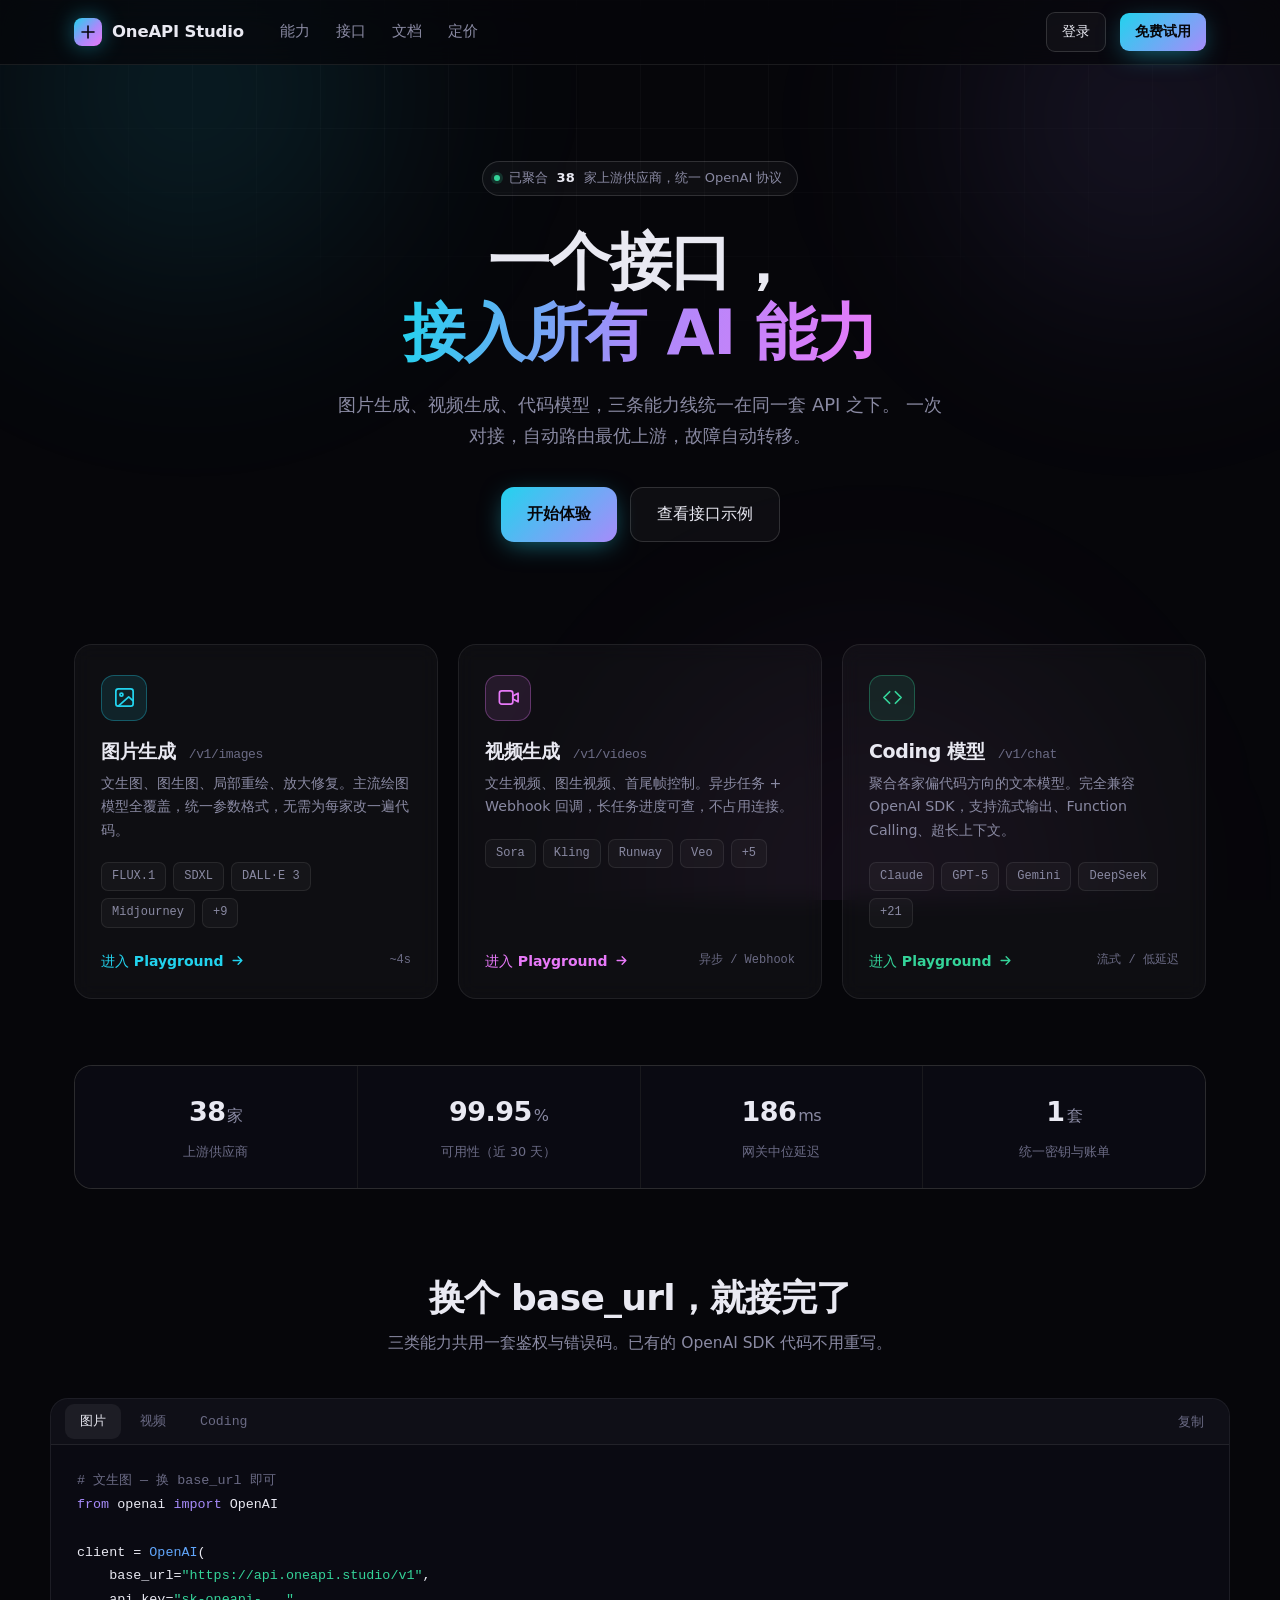
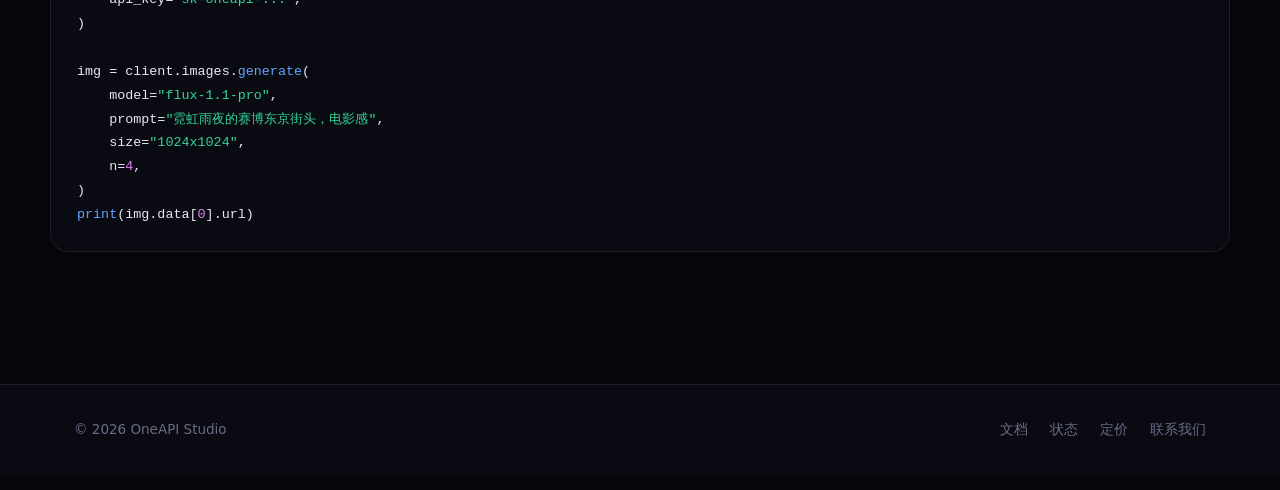
<file: index-dark-backup.html>
<!DOCTYPE html>
<html lang="zh-CN">
<head>
<meta charset="UTF-8" />
<meta name="viewport" content="width=device-width, initial-scale=1" />
<title>OneAPI Studio — 一个接口，接入所有 AI 能力</title>
<meta name="description" content="图片、视频、Coding 三类 AI 能力统一接入。OpenAI 兼容协议，统一鉴权与计费，自动故障转移。" />
<style>
/* ============ 基础变量 ============ */
:root{
  --bg:#06060a;
  --bg-2:#0a0a12;
  --surface:rgba(255,255,255,.035);
  --surface-2:rgba(255,255,255,.06);
  --border:rgba(255,255,255,.08);
  --border-2:rgba(255,255,255,.14);
  --text:#e9e9f2;
  --muted:#8a8aa3;
  --muted-2:#6b6b85;
  --cyan:#22d3ee;
  --emerald:#34d399;
  --violet:#a78bfa;
  --fuchsia:#e879f9;
  --blue:#60a5fa;
  --radius:18px;
  --mono:ui-monospace,SFMono-Regular,"SF Mono",Menlo,Consolas,"Liberation Mono",monospace;
  --sans:-apple-system,BlinkMacSystemFont,"Segoe UI","PingFang SC","Hiragino Sans GB","Microsoft YaHei",system-ui,sans-serif;
}
*,*::before,*::after{box-sizing:border-box}
html{scroll-behavior:smooth;-webkit-text-size-adjust:100%}
body{
  margin:0;
  background:var(--bg);
  color:var(--text);
  font-family:var(--sans);
  font-size:16px;
  line-height:1.6;
  -webkit-font-smoothing:antialiased;
  overflow-x:hidden;
}
a{color:inherit;text-decoration:none}
button{font:inherit;cursor:pointer;border:0;background:none;color:inherit}
h1,h2,h3{margin:0;line-height:1.15;letter-spacing:-.02em;font-weight:650}
p{margin:0}
::selection{background:rgba(34,211,238,.28)}

/* ============ 背景光晕 ============ */
.glow{position:fixed;inset:0;pointer-events:none;z-index:0;overflow:hidden}
.glow i{position:absolute;display:block;border-radius:50%;filter:blur(90px);opacity:.5}
.glow i:nth-child(1){width:620px;height:620px;top:-220px;left:-120px;background:radial-gradient(circle,rgba(34,211,238,.30),transparent 70%)}
.glow i:nth-child(2){width:560px;height:560px;top:-160px;right:-140px;background:radial-gradient(circle,rgba(167,139,250,.28),transparent 70%)}
.glow i:nth-child(3){width:720px;height:720px;top:520px;left:40%;background:radial-gradient(circle,rgba(232,121,249,.14),transparent 70%)}
.grid-bg{
  position:fixed;inset:0;z-index:0;pointer-events:none;
  background-image:linear-gradient(rgba(255,255,255,.028) 1px,transparent 1px),
                   linear-gradient(90deg,rgba(255,255,255,.028) 1px,transparent 1px);
  background-size:64px 64px;
  mask-image:radial-gradient(ellipse 80% 55% at 50% 0%,#000 30%,transparent 78%);
  -webkit-mask-image:radial-gradient(ellipse 80% 55% at 50% 0%,#000 30%,transparent 78%);
}
/* ============ 布局 ============ */
.wrap{position:relative;z-index:1;max-width:1180px;margin:0 auto;padding:0 24px}

/* ============ 顶栏 ============ */
header{
  position:sticky;top:0;z-index:50;
  backdrop-filter:blur(14px);-webkit-backdrop-filter:blur(14px);
  background:rgba(6,6,10,.72);
  border-bottom:1px solid var(--border);
}
.nav{display:flex;align-items:center;gap:28px;height:64px}
.logo{display:flex;align-items:center;gap:10px;font-weight:680;letter-spacing:-.01em;font-size:16.5px}
.logo-mark{
  width:28px;height:28px;border-radius:8px;flex:0 0 28px;
  background:linear-gradient(135deg,var(--cyan),var(--violet) 55%,var(--fuchsia));
  display:grid;place-items:center;
  box-shadow:0 0 22px rgba(34,211,238,.42);
}
.logo-mark svg{width:16px;height:16px;display:block}
.nav-links{display:flex;gap:26px;margin-left:8px;font-size:14.5px;color:var(--muted)}
.nav-links a{transition:color .18s}
.nav-links a:hover{color:var(--text)}
.nav-right{margin-left:auto;display:flex;align-items:center;gap:14px}

/* ============ 按钮 ============ */
.btn{
  display:inline-flex;align-items:center;justify-content:center;gap:8px;
  padding:11px 20px;border-radius:11px;font-size:14.5px;font-weight:560;
  white-space:nowrap;transition:transform .16s,box-shadow .22s,background .2s,border-color .2s;
}
.btn:active{transform:translateY(1px)}
.btn-primary{
  background:linear-gradient(135deg,var(--cyan),var(--violet));
  color:#06060a;font-weight:650;
  box-shadow:0 6px 26px -6px rgba(34,211,238,.55);
}
.btn-primary:hover{box-shadow:0 10px 34px -6px rgba(34,211,238,.75)}
.btn-ghost{border:1px solid var(--border-2);background:var(--surface);color:var(--text)}
.btn-ghost:hover{background:var(--surface-2);border-color:rgba(255,255,255,.26)}
.btn-sm{padding:8px 15px;font-size:13.5px;border-radius:9px}
.btn-lg{padding:14px 26px;font-size:15.5px;border-radius:13px}
/* ============ Hero ============ */
.hero{padding:96px 0 72px;text-align:center}
.badge{
  display:inline-flex;align-items:center;gap:9px;
  padding:6px 15px 6px 11px;border-radius:999px;
  border:1px solid var(--border-2);background:var(--surface);
  font-size:13px;color:var(--muted);margin-bottom:30px;
}
.badge b{color:var(--text);font-weight:560}
.dot{width:6px;height:6px;border-radius:50%;background:var(--emerald);box-shadow:0 0 0 3px rgba(52,211,153,.18);animation:pulse 2.4s ease-in-out infinite}
@keyframes pulse{0%,100%{opacity:1}50%{opacity:.35}}

.hero h1{font-size:clamp(34px,6vw,62px);font-weight:700;margin-bottom:22px}
.hero h1 .grad{
  background:linear-gradient(100deg,var(--cyan),var(--violet) 48%,var(--fuchsia));
  -webkit-background-clip:text;background-clip:text;color:transparent;
}
.hero-sub{max-width:620px;margin:0 auto 36px;font-size:clamp(15px,2vw,18px);color:var(--muted);line-height:1.68}
.hero-cta{display:flex;gap:13px;justify-content:center;flex-wrap:wrap}

/* ============ 三张能力卡 ============ */
.cards{display:grid;grid-template-columns:repeat(3,1fr);gap:20px;padding:30px 0 20px}
.card{
  position:relative;overflow:hidden;
  padding:30px 26px 26px;border-radius:var(--radius);
  border:1px solid var(--border);background:var(--surface);
  backdrop-filter:blur(10px);-webkit-backdrop-filter:blur(10px);
  text-align:left;display:flex;flex-direction:column;
  transition:transform .26s cubic-bezier(.2,.7,.3,1),border-color .26s,box-shadow .26s;
}
.card::before{
  content:"";position:absolute;inset:0;opacity:0;transition:opacity .3s;
  background:radial-gradient(420px circle at 50% 0%,var(--c-glow),transparent 72%);
}
.card:hover{transform:translateY(-6px);border-color:var(--c-border);box-shadow:0 22px 50px -22px var(--c-shadow)}
.card:hover::before{opacity:1}
.card>*{position:relative}

.card-icon{
  width:46px;height:46px;border-radius:13px;display:grid;place-items:center;
  margin-bottom:20px;border:1px solid var(--c-border);
  background:var(--c-glow);color:var(--c-main);
}
.card-icon svg{width:23px;height:23px;display:block}
.card h3{font-size:19px;margin-bottom:9px}
.card h3 span{font-size:13px;color:var(--muted-2);font-weight:450;margin-left:7px;font-family:var(--mono)}
.card p{font-size:14.2px;color:var(--muted);line-height:1.66;margin-bottom:20px}
.tags{display:flex;flex-wrap:wrap;gap:7px;margin-bottom:22px}
.tag{
  padding:4px 10px;border-radius:7px;font-size:12px;font-family:var(--mono);
  color:var(--muted);border:1px solid var(--border);background:rgba(255,255,255,.03);
}
.card-foot{margin-top:auto;display:flex;align-items:center;justify-content:space-between;gap:12px}
.card-link{display:inline-flex;align-items:center;gap:6px;font-size:14px;font-weight:560;color:var(--c-main)}
.card-link svg{width:15px;height:15px;transition:transform .2s}
.card:hover .card-link svg{transform:translateX(3px)}
.card-meta{font-size:12px;font-family:var(--mono);color:var(--muted-2)}

.c-image{--c-main:var(--cyan);--c-border:rgba(34,211,238,.32);--c-glow:rgba(34,211,238,.10);--c-shadow:rgba(34,211,238,.28)}
.c-video{--c-main:var(--fuchsia);--c-border:rgba(232,121,249,.32);--c-glow:rgba(232,121,249,.10);--c-shadow:rgba(232,121,249,.28)}
.c-code {--c-main:var(--emerald);--c-border:rgba(52,211,153,.32);--c-glow:rgba(52,211,153,.10);--c-shadow:rgba(52,211,153,.26)}
/* ============ 数据条 ============ */
.stats{
  display:grid;grid-template-columns:repeat(4,1fr);gap:1px;
  margin:46px 0 0;border-radius:var(--radius);overflow:hidden;
  border:1px solid var(--border);background:var(--border);
}
.stat{background:var(--bg-2);padding:24px 22px;text-align:center}
.stat b{display:block;font-size:27px;font-weight:680;letter-spacing:-.02em;margin-bottom:5px}
.stat b .u{font-size:16px;color:var(--muted);font-weight:500;margin-left:2px}
.stat span{font-size:12.8px;color:var(--muted-2)}

/* ============ 统一接口区 ============ */
.unified{padding:88px 0 36px}
.sec-head{text-align:center;max-width:600px;margin:0 auto 42px}
.sec-head h2{font-size:clamp(25px,4vw,36px);margin-bottom:13px}
.sec-head p{color:var(--muted);font-size:15.5px}
.code-card{
  border-radius:var(--radius);border:1px solid var(--border);
  background:var(--bg-2);overflow:hidden;
}
.code-bar{
  display:flex;align-items:center;gap:4px;padding:0 14px;
  height:46px;border-bottom:1px solid var(--border);background:rgba(255,255,255,.02);
}
.code-tab{
  padding:7px 15px;border-radius:9px;font-size:13.2px;font-family:var(--mono);
  color:var(--muted-2);transition:background .18s,color .18s;
}
.code-tab:hover{color:var(--muted)}
.code-tab.on{background:var(--surface-2);color:var(--text)}
.code-copy{margin-left:auto;font-size:12.5px;color:var(--muted-2);padding:6px 11px;border-radius:8px;transition:background .18s,color .18s}
.code-copy:hover{background:var(--surface);color:var(--text)}
pre{
  margin:0;padding:24px 26px;overflow-x:auto;
  font-family:var(--mono);font-size:13.4px;line-height:1.78;
}
pre code{white-space:pre}
.k{color:var(--violet)}.s{color:var(--emerald)}.c{color:var(--muted-2)}
.f{color:var(--blue)}.n{color:var(--fuchsia)}.p{color:var(--cyan)}

/* ============ 页脚 ============ */
footer{margin-top:96px;border-top:1px solid var(--border);padding:34px 0;background:var(--bg-2)}
.foot{display:flex;align-items:center;gap:16px;flex-wrap:wrap;font-size:13.5px;color:var(--muted-2)}
.foot nav{margin-left:auto;display:flex;gap:22px}
.foot nav a:hover{color:var(--text)}

/* ============ 响应式 ============ */
@media (max-width:900px){
  .cards{grid-template-columns:1fr}
  .stats{grid-template-columns:repeat(2,1fr)}
  .nav-links{display:none}
  .hero{padding:66px 0 48px}
}
@media (max-width:520px){
  .stats{grid-template-columns:1fr}
  .hero-cta .btn{width:100%}
  .foot nav{margin-left:0;width:100%}
}
@media (prefers-reduced-motion:reduce){
  *{animation:none!important;transition:none!important}
  html{scroll-behavior:auto}
}
</style>
</head>
<body>
<div class="glow" aria-hidden="true"><i></i><i></i><i></i></div>
<div class="grid-bg" aria-hidden="true"></div>

<header>
  <div class="wrap nav">
    <a class="logo" href="#top">
      <span class="logo-mark" aria-hidden="true">
        <svg viewBox="0 0 24 24" fill="none" stroke="#06060a" stroke-width="2.4" stroke-linecap="round" stroke-linejoin="round">
          <path d="M12 3v18M3 12h18"/>
        </svg>
      </span>
      OneAPI Studio
    </a>
    <nav class="nav-links">
      <a href="#capabilities">能力</a>
      <a href="#unified">接口</a>
      <a href="#">文档</a>
      <a href="#">定价</a>
    </nav>
    <div class="nav-right">
      <a class="btn btn-sm btn-ghost" href="#">登录</a>
      <a class="btn btn-sm btn-primary" href="#">免费试用</a>
    </div>
  </div>
</header>

<main id="top">
  <section class="wrap hero">
    <span class="badge">
      <span class="dot" aria-hidden="true"></span>
      已聚合 <b>38</b> 家上游供应商，统一 OpenAI 协议
    </span>
    <h1>一个接口，<br /><span class="grad">接入所有 AI 能力</span></h1>
    <p class="hero-sub">
      图片生成、视频生成、代码模型，三条能力线统一在同一套 API 之下。
      一次对接，自动路由最优上游，故障自动转移。
    </p>
    <div class="hero-cta">
      <a class="btn btn-lg btn-primary" href="#capabilities">开始体验</a>
      <a class="btn btn-lg btn-ghost" href="#unified">查看接口示例</a>
    </div>
  </section>
  <section class="wrap" id="capabilities">
    <div class="cards">

      <article class="card c-image">
        <span class="card-icon" aria-hidden="true">
          <svg viewBox="0 0 24 24" fill="none" stroke="currentColor" stroke-width="1.8" stroke-linecap="round" stroke-linejoin="round">
            <rect x="3" y="3" width="18" height="18" rx="2.5"/>
            <circle cx="8.8" cy="9" r="1.6"/>
            <path d="M21 15.5l-4.6-4.2L5.5 21"/>
          </svg>
        </span>
        <h3>图片生成 <span>/v1/images</span></h3>
        <p>文生图、图生图、局部重绘、放大修复。主流绘图模型全覆盖，统一参数格式，无需为每家改一遍代码。</p>
        <div class="tags">
          <span class="tag">FLUX.1</span>
          <span class="tag">SDXL</span>
          <span class="tag">DALL·E 3</span>
          <span class="tag">Midjourney</span>
          <span class="tag">+9</span>
        </div>
        <div class="card-foot">
          <a class="card-link" href="#">
            进入 Playground
            <svg viewBox="0 0 24 24" fill="none" stroke="currentColor" stroke-width="2.2" stroke-linecap="round" stroke-linejoin="round"><path d="M5 12h14M13 6l6 6-6 6"/></svg>
          </a>
          <span class="card-meta">~4s</span>
        </div>
      </article>

      <article class="card c-video">
        <span class="card-icon" aria-hidden="true">
          <svg viewBox="0 0 24 24" fill="none" stroke="currentColor" stroke-width="1.8" stroke-linecap="round" stroke-linejoin="round">
            <rect x="2.5" y="5" width="14" height="14" rx="2.5"/>
            <path d="M16.5 10.5L22 7.5v9l-5.5-3z"/>
          </svg>
        </span>
        <h3>视频生成 <span>/v1/videos</span></h3>
        <p>文生视频、图生视频、首尾帧控制。异步任务 + Webhook 回调，长任务进度可查，不占用连接。</p>
        <div class="tags">
          <span class="tag">Sora</span>
          <span class="tag">Kling</span>
          <span class="tag">Runway</span>
          <span class="tag">Veo</span>
          <span class="tag">+5</span>
        </div>
        <div class="card-foot">
          <a class="card-link" href="#">
            进入 Playground
            <svg viewBox="0 0 24 24" fill="none" stroke="currentColor" stroke-width="2.2" stroke-linecap="round" stroke-linejoin="round"><path d="M5 12h14M13 6l6 6-6 6"/></svg>
          </a>
          <span class="card-meta">异步 / Webhook</span>
        </div>
      </article>
      <article class="card c-code">
        <span class="card-icon" aria-hidden="true">
          <svg viewBox="0 0 24 24" fill="none" stroke="currentColor" stroke-width="1.8" stroke-linecap="round" stroke-linejoin="round">
            <path d="M9 18l-6-6 6-6M15 6l6 6-6 6"/>
          </svg>
        </span>
        <h3>Coding 模型 <span>/v1/chat</span></h3>
        <p>聚合各家偏代码方向的文本模型。完全兼容 OpenAI SDK，支持流式输出、Function Calling、超长上下文。</p>
        <div class="tags">
          <span class="tag">Claude</span>
          <span class="tag">GPT-5</span>
          <span class="tag">Gemini</span>
          <span class="tag">DeepSeek</span>
          <span class="tag">+21</span>
        </div>
        <div class="card-foot">
          <a class="card-link" href="#">
            进入 Playground
            <svg viewBox="0 0 24 24" fill="none" stroke="currentColor" stroke-width="2.2" stroke-linecap="round" stroke-linejoin="round"><path d="M5 12h14M13 6l6 6-6 6"/></svg>
          </a>
          <span class="card-meta">流式 / 低延迟</span>
        </div>
      </article>

    </div>

    <div class="stats">
      <div class="stat"><b>38<span class="u">家</span></b><span>上游供应商</span></div>
      <div class="stat"><b>99.95<span class="u">%</span></b><span>可用性（近 30 天）</span></div>
      <div class="stat"><b>186<span class="u">ms</span></b><span>网关中位延迟</span></div>
      <div class="stat"><b>1<span class="u">套</span></b><span>统一密钥与账单</span></div>
    </div>
  </section>
  <section class="wrap unified" id="unified">
    <div class="sec-head">
      <h2>换个 base_url，就接完了</h2>
      <p>三类能力共用一套鉴权与错误码。已有的 OpenAI SDK 代码不用重写。</p>
    </div>

    <div class="code-card">
      <div class="code-bar" role="tablist">
        <button class="code-tab on" role="tab" aria-selected="true" data-pane="img">图片</button>
        <button class="code-tab" role="tab" aria-selected="false" data-pane="vid">视频</button>
        <button class="code-tab" role="tab" aria-selected="false" data-pane="code">Coding</button>
        <button class="code-copy" id="copyBtn">复制</button>
      </div>

      <pre data-pane="img"><code><span class="c"># 文生图 — 换 base_url 即可</span>
<span class="k">from</span> openai <span class="k">import</span> OpenAI

client = <span class="f">OpenAI</span>(
    base_url=<span class="s">"https://api.oneapi.studio/v1"</span>,
    api_key=<span class="s">"sk-oneapi-..."</span>,
)

img = client.images.<span class="f">generate</span>(
    model=<span class="s">"flux-1.1-pro"</span>,
    prompt=<span class="s">"霓虹雨夜的赛博东京街头，电影感"</span>,
    size=<span class="s">"1024x1024"</span>,
    n=<span class="n">4</span>,
)
<span class="f">print</span>(img.data[<span class="n">0</span>].url)</code></pre>

      <pre data-pane="vid" hidden><code><span class="c"># 文生视频 — 异步任务，轮询或 Webhook</span>
<span class="k">import</span> requests

task = requests.<span class="f">post</span>(
    <span class="s">"https://api.oneapi.studio/v1/videos/generations"</span>,
    headers={<span class="s">"Authorization"</span>: <span class="s">"Bearer sk-oneapi-..."</span>},
    json={
        <span class="p">"model"</span>:    <span class="s">"kling-v2-master"</span>,
        <span class="p">"prompt"</span>:   <span class="s">"航拍穿过云层，日出破晓"</span>,
        <span class="p">"duration"</span>: <span class="n">5</span>,
        <span class="p">"webhook"</span>:  <span class="s">"https://your.app/hook"</span>,
    },
).<span class="f">json</span>()

<span class="f">print</span>(task[<span class="s">"task_id"</span>], task[<span class="s">"status"</span>])  <span class="c"># queued</span></code></pre>
      <pre data-pane="code" hidden><code><span class="c">// Coding — 原生 OpenAI SDK，流式输出</span>
<span class="k">import</span> OpenAI <span class="k">from</span> <span class="s">"openai"</span>;

<span class="k">const</span> client = <span class="k">new</span> <span class="f">OpenAI</span>({
  baseURL: <span class="s">"https://api.oneapi.studio/v1"</span>,
  apiKey:  process.env.<span class="p">ONEAPI_KEY</span>,
});

<span class="k">const</span> stream = <span class="k">await</span> client.chat.completions.<span class="f">create</span>({
  model:    <span class="s">"claude-opus-5-5"</span>,   <span class="c">// 或 gpt-5 / deepseek-v3</span>
  messages: [{ role: <span class="s">"user"</span>, content: <span class="s">"重构这个函数并加测试"</span> }],
  stream:   <span class="k">true</span>,
});

<span class="k">for await</span> (<span class="k">const</span> chunk <span class="k">of</span> stream) {
  process.stdout.<span class="f">write</span>(chunk.choices[<span class="n">0</span>]?.delta?.content ?? <span class="s">""</span>);
}</code></pre>
    </div>
  </section>
</main>

<footer>
  <div class="wrap foot">
    <span>© 2026 OneAPI Studio</span>
    <nav>
      <a href="#">文档</a>
      <a href="#">状态</a>
      <a href="#">定价</a>
      <a href="#">联系我们</a>
    </nav>
  </div>
</footer>
<script>
(function () {
  var tabs  = document.querySelectorAll('.code-tab');
  var panes = document.querySelectorAll('pre[data-pane]');
  var copy  = document.getElementById('copyBtn');

  function show(name) {
    tabs.forEach(function (t) {
      var on = t.dataset.pane === name;
      t.classList.toggle('on', on);
      t.setAttribute('aria-selected', on ? 'true' : 'false');
    });
    panes.forEach(function (p) { p.hidden = p.dataset.pane !== name; });
  }

  tabs.forEach(function (t) {
    t.addEventListener('click', function () { show(t.dataset.pane); });
  });

  copy.addEventListener('click', function () {
    var active = document.querySelector('pre[data-pane]:not([hidden]) code');
    if (!active) return;
    navigator.clipboard.writeText(active.innerText).then(function () {
      copy.textContent = '已复制';
      setTimeout(function () { copy.textContent = '复制'; }, 1600);
    }).catch(function () {
      copy.textContent = '复制失败';
      setTimeout(function () { copy.textContent = '复制'; }, 1600);
    });
  });
})();
</script>
</body>
</html>
</file>
<file: assets/site.css>
/* ================= OneAPI Studio 落地页 · 深色主题 =================
   与创作工作台（studio.css）共用一套强调色：图片=琥珀 / 视频=紫 / Coding=青。
   基调：近黑底 + 发丝线分隔 + 克制的分类光晕，主按钮用白底黑字。 */

:root{
  --bg:#08080a;
  --bg-2:#0c0c0f;
  --surface:#111114;
  --surface-2:#17171c;
  --fill:#1c1c22;
  --border:rgba(255,255,255,.075);
  --border-2:rgba(255,255,255,.14);
  --ink:#f5f5f7;
  --ink-2:#c8c8d0;
  --muted:#8b8b97;
  --muted-2:#61616c;
  --faint:#3d3d46;

  --amber:#ffb84d;
  --violet:#a78bfa;
  --cyan:#38d9f5;
  --rose:#ff6b8b;
  --ok:#34d399;
  --pos:#ff8a5c;

  --r-xl:24px;
  --r-lg:18px;
  --r:12px;
  --r-sm:8px;
  --r-pill:999px;

  --sans:"Inter","PingFang SC","Hiragino Sans GB","Microsoft YaHei",-apple-system,BlinkMacSystemFont,system-ui,sans-serif;
  --mono:"JetBrains Mono",ui-monospace,SFMono-Regular,Menlo,Consolas,monospace;
  --ease:cubic-bezier(.2,.8,.2,1);
  --cat:var(--violet);
  color-scheme:dark;
}

@font-face{font-family:"Inter";font-style:normal;font-weight:100 900;font-display:swap;
  src:url("fonts/inter-latin-wght-normal.woff2") format("woff2");
  unicode-range:U+0000-00FF,U+0131,U+0152-0153,U+02BB-02BC,U+02C6,U+02DA,U+02DC,U+0304,U+0308,U+0329,U+2000-206F,U+20AC,U+2122,U+2191,U+2193,U+2212,U+2215,U+FEFF,U+FFFD;}
@font-face{font-family:"Inter";font-style:normal;font-weight:100 900;font-display:swap;
  src:url("fonts/inter-latin-ext-wght-normal.woff2") format("woff2");
  unicode-range:U+0100-02BA,U+02BD-02C5,U+02C7-02CC,U+02CE-02D7,U+02DD-02FF,U+0304,U+0308,U+0329,U+1D00-1DBF,U+1E00-1E9F,U+1EF2-1EFF,U+2020,U+20A0-20AB,U+20AD-20C0,U+2113,U+2C60-2C7F,U+A720-A7FF;}
@font-face{font-family:"JetBrains Mono";font-style:normal;font-weight:100 800;font-display:swap;
  src:url("fonts/jetbrains-mono-latin-wght-normal.woff2") format("woff2");
  unicode-range:U+0000-00FF,U+0131,U+0152-0153,U+02BB-02BC,U+02C6,U+02DA,U+02DC,U+0304,U+0308,U+0329,U+2000-206F,U+20AC,U+2122,U+2191,U+2193,U+2212,U+2215,U+FEFF,U+FFFD;}

*,*::before,*::after{box-sizing:border-box;margin:0;padding:0}
html{scroll-behavior:smooth;-webkit-text-size-adjust:100%;background:var(--bg)}
body{
  background:var(--bg);color:var(--ink);
  font-family:var(--sans);font-size:15px;line-height:1.6;
  -webkit-font-smoothing:antialiased;-moz-osx-font-smoothing:grayscale;
  overflow-x:hidden;font-feature-settings:"cv11","ss01";
}
a{color:inherit;text-decoration:none}
button{font:inherit;cursor:pointer;border:0;background:none;color:inherit}
h1,h2,h3,h4{line-height:1.15;letter-spacing:-.022em;font-weight:600}
::selection{background:rgba(167,139,250,.35);color:#fff}
.wrap{max-width:1200px;margin:0 auto;padding:0 24px}
:focus-visible{outline:2px solid var(--violet);outline-offset:3px}

/* ================= 顶栏 ================= */
header{
  position:sticky;top:0;z-index:100;
  background:rgba(8,8,10,.72);
  backdrop-filter:saturate(160%) blur(16px);
  -webkit-backdrop-filter:saturate(160%) blur(16px);
  border-bottom:1px solid var(--border);
}
.nav{display:flex;align-items:center;gap:34px;height:68px}
.logo{display:flex;align-items:center;gap:10px;font-weight:720;font-size:16.5px;letter-spacing:-.025em;white-space:nowrap;flex:0 0 auto}
/* 翻转卡片 Logo（assets/logo.svg）：悬停时卡片再侧转一点，呼应「点卡片翻转」的交互 */
.logo-mark{
  width:32px;height:32px;flex:0 0 32px;display:block;
  transition:transform .45s var(--ease);
}
.logo:hover .logo-mark{transform:perspective(120px) rotateY(-28deg)}
.nav-links{display:flex;gap:28px;margin-left:8px;font-size:14.5px;color:var(--muted);font-weight:520}
.nav-links a{transition:color .16s}
.nav-links a:hover{color:var(--ink)}
.nav-right{margin-left:auto;display:flex;align-items:center;gap:10px}

/* ================= 按钮 ================= */
.btn{
  display:inline-flex;align-items:center;justify-content:center;gap:10px;
  padding:12px 22px;border-radius:var(--r-pill);
  font-size:15px;font-weight:620;letter-spacing:-.012em;
  transition:all .22s var(--ease);white-space:nowrap;
}
.btn .circ{
  width:24px;height:24px;border-radius:50%;flex:0 0 24px;
  display:grid;place-items:center;background:rgba(10,10,12,.1);
  transition:background .22s var(--ease),transform .22s var(--ease);
}
.btn:hover .circ{transform:translateX(2px)}
/* 主按钮：白底黑字 */
.btn-dark,.btn-white{background:#f5f5f7;color:#0a0a0c;box-shadow:0 0 0 1px rgba(255,255,255,.1),0 10px 30px -12px rgba(255,255,255,.35)}
.btn-dark:hover,.btn-white:hover{background:#fff;transform:translateY(-1px);box-shadow:0 0 0 1px rgba(255,255,255,.2),0 14px 36px -12px rgba(255,255,255,.45)}
/* 次按钮：发丝线描边 */
.btn-line,.btn-ghost-l{border:1px solid var(--border-2);background:rgba(255,255,255,.03);color:var(--ink-2)}
.btn-line:hover,.btn-ghost-l:hover{border-color:rgba(255,255,255,.28);color:var(--ink);background:rgba(255,255,255,.07)}
.btn-line .circ{background:rgba(255,255,255,.08)}
.btn-sm{padding:8px 16px;font-size:13.5px}
.btn-lg{padding:15px 28px;font-size:16px;gap:12px}

/* ================= Hero ================= */
.hero{
  position:relative;padding:clamp(72px,9vw,132px) 0 clamp(48px,5vw,72px);
  text-align:center;overflow:hidden;isolation:isolate;
}
/* 三色极光：对应三类能力 */
.hero::before{
  content:'';position:absolute;left:50%;top:-320px;width:1400px;height:820px;
  transform:translateX(-50%);z-index:-1;pointer-events:none;
  background:
    radial-gradient(30% 38% at 28% 55%,rgba(255,184,77,.30),transparent 70%),
    radial-gradient(32% 42% at 50% 45%,rgba(167,139,250,.38),transparent 70%),
    radial-gradient(30% 38% at 72% 55%,rgba(56,217,245,.26),transparent 70%);
  filter:blur(40px);
  animation:aurora 18s ease-in-out infinite alternate;
}
@keyframes aurora{
  from{transform:translateX(-50%) scale(1)}
  to{transform:translateX(-48%) scale(1.08)}
}
/* 细网格，向四周淡出 */
.hero::after{
  content:'';position:absolute;inset:0;z-index:-1;pointer-events:none;
  background-image:
    linear-gradient(rgba(255,255,255,.045) 1px,transparent 1px),
    linear-gradient(90deg,rgba(255,255,255,.045) 1px,transparent 1px);
  background-size:56px 56px;
  -webkit-mask-image:radial-gradient(60% 55% at 50% 30%,#000 20%,transparent 75%);
  mask-image:radial-gradient(60% 55% at 50% 30%,#000 20%,transparent 75%);
}
.pill-badge{
  display:inline-flex;align-items:center;gap:10px;margin-bottom:30px;
  padding:7px 16px 7px 12px;border-radius:var(--r-pill);
  background:rgba(255,255,255,.04);border:1px solid var(--border-2);
  backdrop-filter:blur(8px);-webkit-backdrop-filter:blur(8px);
  font-size:13.5px;color:var(--muted);font-weight:500;
}
.pill-badge b{color:var(--ink);font-weight:620}
.pill-badge .dot{width:7px;height:7px;border-radius:50%;background:var(--ok);
  box-shadow:0 0 0 3px rgba(52,211,153,.16),0 0 12px rgba(52,211,153,.8)}
.hero h1{
  font-size:clamp(44px,7.6vw,104px);font-weight:720;letter-spacing:-.05em;
  line-height:.98;margin-bottom:28px;color:var(--ink);
}
.hero h1 em{
  font-style:normal;
  background:linear-gradient(95deg,var(--amber) 0%,var(--rose) 30%,var(--violet) 62%,var(--cyan) 100%);
  -webkit-background-clip:text;background-clip:text;color:transparent;
}
.hero-sub{
  max-width:56ch;margin:0 auto 38px;
  font-size:clamp(15px,1.45vw,18px);color:var(--muted);line-height:1.7;font-weight:450;
}
.hero-cta{display:flex;gap:12px;justify-content:center;flex-wrap:wrap;margin-bottom:28px}
.hero-note{
  display:flex;align-items:center;justify-content:center;gap:26px;flex-wrap:wrap;
  font-size:13.5px;color:var(--muted);
}
.hero-note span{display:inline-flex;align-items:center;gap:6px}
.hero-note svg{width:14px;height:14px;color:var(--ok)}

/* ================= 三张能力卡 ================= */
.cards{
  display:grid;grid-template-columns:repeat(3,1fr);gap:18px;
  padding:4px 0 clamp(64px,7vw,104px);align-items:stretch;
}
.card[data-card="image"]{--cat:var(--amber)}
.card[data-card="video"]{--cat:var(--violet)}
.card[data-card="code"] {--cat:var(--cyan)}
.card{position:relative;cursor:pointer;outline:none}
.card-inner{height:100%}
.face{
  position:relative;height:100%;display:flex;flex-direction:column;
  border-radius:var(--r-xl);overflow:hidden;
  border:1px solid var(--border);
  background:linear-gradient(180deg,var(--surface-2),var(--surface) 46%);
  transition:transform .35s var(--ease),border-color .35s var(--ease),box-shadow .35s var(--ease);
}
.card:hover .face,.card:focus-visible .face{
  transform:translateY(-4px);
  border-color:color-mix(in srgb,var(--cat) 40%,transparent);
  box-shadow:0 30px 80px -36px color-mix(in srgb,var(--cat) 55%,transparent);
}
.card:focus-visible{outline:none}
.card:focus-visible .face{outline:2px solid var(--cat);outline-offset:3px}
/* 鼠标跟随光斑（index.html 里的 .spotlight 脚本写入 --mx / --my） */
.spotlight::after{
  content:'';position:absolute;inset:0;pointer-events:none;opacity:0;z-index:3;
  background:radial-gradient(420px circle at var(--mx,50%) var(--my,0%),
    color-mix(in srgb,var(--cat) 12%,transparent),transparent 60%);
  transition:opacity .3s;
}
.spotlight.is-lit::after{opacity:1}

/* --- 作品画面区 --- */
.card-media{
  position:relative;height:236px;overflow:hidden;flex-shrink:0;
  background:#0b0b0e;border-bottom:1px solid var(--border);
}
.card-media::after{
  content:'';position:absolute;inset:0;pointer-events:none;
  background:linear-gradient(180deg,transparent 55%,rgba(10,10,13,.85));
}
.media-off{
  position:absolute;right:14px;top:14px;z-index:2;
  padding:5px 11px;border-radius:var(--r-pill);
  font-size:12.5px;font-weight:700;letter-spacing:-.01em;font-variant-numeric:tabular-nums;
  color:#0a0a0c;background:var(--cat);
  box-shadow:0 6px 20px -6px color-mix(in srgb,var(--cat) 80%,transparent);
}

/* 图片：三列作品墙缓慢滚动 */
.mosaic{position:absolute;inset:-8px;display:grid;grid-template-columns:repeat(3,1fr);gap:8px;
  transform:rotate(-4deg) scale(1.12)}
.mosaic-col{display:flex;flex-direction:column;gap:8px;animation:drift-up 34s linear infinite}
.mosaic-col:nth-child(2){animation-name:drift-down;animation-duration:40s}
.mosaic-col:nth-child(3){animation-duration:30s}
.mosaic-col img{width:100%;aspect-ratio:4/5;object-fit:cover;border-radius:10px;display:block}
.card:hover .mosaic-col{animation-duration:16s}
@keyframes drift-up{from{transform:translateY(0)}to{transform:translateY(-50%)}}
@keyframes drift-down{from{transform:translateY(-50%)}to{transform:translateY(0)}}

/* 视频：多帧交叉淡入 + 播放键 + 进度条 */
.reel{position:absolute;inset:0}
.reel img{position:absolute;inset:0;width:100%;height:100%;object-fit:cover;opacity:0;
  animation:reel 12s infinite;transform:scale(1.04)}
/* 第一帧用负延迟直接从「已显示」开始，避免刚加载或翻转克隆时画面空白 */
.reel img:nth-child(1){animation-delay:-1s}
.reel img:nth-child(2){animation-delay:3s}
.reel img:nth-child(3){animation-delay:7s}
@keyframes reel{
  0%{opacity:0;transform:scale(1.04)}
  6%,33%{opacity:1}
  40%,100%{opacity:0;transform:scale(1.12)}
}
.reel-play{
  position:absolute;left:50%;top:46%;z-index:2;width:58px;height:58px;margin:-29px 0 0 -29px;
  border-radius:50%;display:grid;place-items:center;color:#fff;
  background:rgba(255,255,255,.14);border:1px solid rgba(255,255,255,.28);
  backdrop-filter:blur(10px);-webkit-backdrop-filter:blur(10px);
  transition:transform .35s var(--ease),background .35s;
}
.reel-play svg{width:20px;height:20px;margin-left:3px}
.card:hover .reel-play{transform:scale(1.08);background:color-mix(in srgb,var(--cat) 55%,transparent)}
.reel-bar{position:absolute;left:16px;right:16px;bottom:16px;z-index:2;
  display:flex;align-items:center;gap:10px;font-family:var(--mono);font-size:11px;color:rgba(255,255,255,.75)}
.reel-track{flex:1;height:3px;border-radius:2px;background:rgba(255,255,255,.18);overflow:hidden}
.reel-track i{display:block;height:100%;width:100%;background:var(--cat);transform-origin:left;
  animation:reel-progress 12s linear infinite}
@keyframes reel-progress{from{transform:scaleX(0)}to{transform:scaleX(1)}}

/* Coding：编辑器叠在生成的页面截图上 */
.shot{position:absolute;right:-26px;bottom:-34px;width:78%;border-radius:12px;
  box-shadow:0 20px 50px -18px rgba(0,0,0,.8);transform:rotate(-3deg);
  transition:transform .5s var(--ease)}
.card:hover .shot{transform:rotate(-1deg) translateY(-6px)}
.editor{
  position:absolute;left:16px;top:52px;z-index:2;width:62%;
  border-radius:12px;overflow:hidden;
  background:rgba(13,13,17,.92);border:1px solid rgba(255,255,255,.1);
  box-shadow:0 18px 40px -14px rgba(0,0,0,.8);
  backdrop-filter:blur(6px);-webkit-backdrop-filter:blur(6px);
}
.editor-bar{display:flex;gap:5px;padding:9px 11px;border-bottom:1px solid rgba(255,255,255,.07)}
.editor-bar i{width:7px;height:7px;border-radius:50%;background:#3a3a44}
.editor pre{margin:0;padding:10px 12px 12px;font-family:var(--mono);font-size:10.5px;line-height:1.75;
  color:#c8c8d0;white-space:pre;overflow:hidden}
.caret{display:inline-block;width:6px;height:12px;vertical-align:-2px;background:var(--cat);
  animation:blink 1.1s steps(1) infinite}
@keyframes blink{50%{opacity:0}}

/* --- 文字区 --- */
.card-body{display:flex;flex-direction:column;flex:1;padding:22px 22px 20px}
.card-header{display:flex;align-items:center;gap:12px;margin-bottom:12px}
.card-icon{
  width:40px;height:40px;border-radius:12px;display:grid;place-items:center;flex-shrink:0;
  color:var(--cat);
  background:color-mix(in srgb,var(--cat) 12%,transparent);
  border:1px solid color-mix(in srgb,var(--cat) 26%,transparent);
}
.card-icon svg{width:19px;height:19px;display:block}
.card-title-wrap{flex:1;min-width:0}
.card-title{font-size:18px;font-weight:680;color:var(--ink);letter-spacing:-.025em;margin-bottom:2px}
.card-desc{font-size:14px;color:var(--muted);line-height:1.7;margin-bottom:20px}
.card-foot{
  display:flex;align-items:center;justify-content:space-between;gap:10px;margin-top:auto;
  padding-top:16px;border-top:1px solid var(--border);font-size:13px;color:var(--muted);
}
.card-foot b{font-weight:620;color:var(--ink-2);font-variant-numeric:tabular-nums}
.card-foot .low{color:var(--cat)}
.flip-cta{
  display:inline-flex;align-items:center;gap:7px;flex-shrink:0;
  padding:8px 15px;border-radius:var(--r-pill);
  background:rgba(255,255,255,.06);border:1px solid var(--border-2);color:var(--ink);
  font-size:13px;font-weight:620;transition:all .25s var(--ease);
}
.card:hover .flip-cta{background:var(--cat);border-color:transparent;color:#0a0a0c}
.flip-cta .chev{transition:transform .2s var(--ease)}
.card:hover .flip-cta .chev{transform:translateX(3px)}

/* ================= 数据条 ================= */
.stats{border-top:1px solid var(--border);border-bottom:1px solid var(--border);background:var(--bg-2)}
.stats-in{display:grid;grid-template-columns:repeat(4,1fr);max-width:1200px;margin:0 auto;padding:0 24px}
.stat{padding:36px 28px;border-left:1px solid var(--border)}
.stat:first-child{border-left:0;padding-left:0}
.stat-num{font-size:46px;font-weight:680;color:var(--ink);letter-spacing:-.05em;
  line-height:1.05;font-variant-numeric:tabular-nums}
.stat-num .u{font-size:15px;font-weight:500;color:var(--muted-2);margin-left:4px;letter-spacing:0}
.stat-label{font-size:13px;color:var(--muted);margin-top:6px}

/* ================= 厂商滚动带 ================= */
.providers{padding:28px 0 30px;border-bottom:1px solid var(--border);overflow:hidden;
  -webkit-mask-image:linear-gradient(90deg,transparent,#000 12%,#000 88%,transparent);
  mask-image:linear-gradient(90deg,transparent,#000 12%,#000 88%,transparent)}
.marquee{display:flex;width:max-content;animation:marquee 60s linear infinite}
.providers:hover .marquee{animation-play-state:paused}
@keyframes marquee{from{transform:translateX(0)}to{transform:translateX(-50%)}}
.marquee-track{display:flex;align-items:center;gap:48px;padding:0 24px}
.pv{display:flex;align-items:center;gap:9px;flex:0 0 auto;white-space:nowrap;
  opacity:.5;transition:opacity .2s var(--ease)}
.pv:hover{opacity:1}
/* 统一成白色剪影，单色与彩色图标在深色底上都清晰 */
.pv img{width:18px;height:18px;object-fit:contain;display:block;filter:brightness(0) invert(1)}
.pv span{font-size:13px;font-weight:520;color:var(--ink-2)}

/* ================= 通用区块 ================= */
.section{padding:clamp(72px,8vw,120px) 0}
.section.alt{background:var(--bg-2);border-top:1px solid var(--border);border-bottom:1px solid var(--border)}
.sec-head{max-width:660px;margin:0 auto 48px;text-align:center}
.sec-head h2,.market-head h2{font-size:clamp(32px,4.6vw,56px);font-weight:680;letter-spacing:-.045em;
  color:var(--ink);margin-bottom:16px;line-height:1.05}
.sec-head p,.market-head p{font-size:16px;color:var(--muted);line-height:1.7}

/* ================= 模型市场 ================= */
.market{padding:clamp(72px,8vw,120px) 0;position:relative}
.market-head{text-align:center;margin-bottom:36px}
.search-bar{
  display:flex;align-items:center;gap:12px;
  max-width:720px;margin:0 auto 18px;padding:0 20px;height:56px;
  border-radius:var(--r-pill);border:1px solid var(--border-2);background:var(--surface);
  transition:border-color .2s,box-shadow .2s;
}
.search-bar:focus-within{border-color:rgba(167,139,250,.6);box-shadow:0 0 0 4px rgba(167,139,250,.12)}
.search-bar svg{width:18px;height:18px;color:var(--muted-2);flex:0 0 18px}
.search-bar input{flex:1;border:0;outline:none;background:none;font-family:inherit;font-size:15.5px;color:var(--ink)}
.search-bar input::placeholder{color:var(--muted-2)}
.search-bar input::-webkit-search-cancel-button{filter:invert(1)}

.chips{display:flex;gap:8px;justify-content:center;flex-wrap:wrap;margin-bottom:36px}
.chip{
  display:inline-flex;align-items:center;gap:8px;padding:9px 18px;border-radius:var(--r-pill);
  background:transparent;border:1px solid var(--border);color:var(--muted);
  font-size:14px;font-weight:560;transition:all .2s var(--ease);
}
.chip svg{width:15px;height:15px}
.chip:hover{color:var(--ink);border-color:var(--border-2)}
.chip.on{background:var(--ink);border-color:var(--ink);color:#0a0a0c}
.chip .n{font-size:12px;opacity:.6;font-weight:500}

.mgrid{display:grid;grid-template-columns:repeat(3,1fr);gap:14px}
.mcard{
  display:flex;flex-direction:column;gap:18px;padding:20px;border-radius:var(--r-lg);
  border:1px solid var(--border);background:var(--surface);
  transition:border-color .24s var(--ease),transform .24s var(--ease),background .24s;
}
.mcard:hover{border-color:var(--border-2);background:var(--surface-2);transform:translateY(-3px)}
.mcard-top{display:flex;align-items:center;gap:14px}
.mcard-logo{width:44px;height:44px;border-radius:12px;flex:0 0 44px;display:grid;place-items:center;
  overflow:hidden;background:#f4f4f6}
.mcard-logo img{width:26px;height:26px;object-fit:contain;display:block}
.mcard-name{font-size:16px;font-weight:650;color:var(--ink);letter-spacing:-.02em;line-height:1.3;
  display:flex;align-items:center;gap:7px;flex-wrap:wrap}
.mcard-vendor{font-size:13px;color:var(--muted);margin-top:1px}
.mcard-foot{display:flex;align-items:center;justify-content:space-between;gap:10px;margin-top:auto;
  padding-top:14px;border-top:1px solid var(--border)}
.type-chip{display:inline-flex;align-items:center;padding:3px 10px;border-radius:6px;
  font-size:11.5px;font-weight:600;letter-spacing:.02em}
.type-chip[data-t="image"]{background:rgba(255,184,77,.12);color:var(--amber)}
.type-chip[data-t="video"]{background:rgba(167,139,250,.14);color:var(--violet)}
.type-chip[data-t="code"]{background:rgba(56,217,245,.12);color:var(--cyan)}
.mcard-off{font-size:20px;font-weight:700;color:var(--ink);letter-spacing:-.035em;font-variant-numeric:tabular-nums}
.mcard-off small{font-size:11.5px;font-weight:500;color:var(--muted-2);margin-left:6px;letter-spacing:0;
  font-family:var(--mono)}
.market-more{display:flex;gap:10px;justify-content:center;margin-top:36px}
.market-empty{grid-column:1/-1;padding:60px 20px;text-align:center;color:var(--muted-2);font-size:15px}

/* 模型市场卡片上的模型 ID：点击复制，右侧小图标从「复制」形变为「对勾」 */
.mcard-id{
  position:relative;display:inline-flex;align-items:center;margin-top:7px;padding:2px 24px 2px 8px;border-radius:6px;
  font-family:var(--mono);font-size:11px;color:var(--ink-2);
  background:rgba(255,255,255,.05);border:1px solid var(--border);transition:border-color .16s,color .16s;
}
.mcard-id:hover{border-color:var(--border-2);color:var(--ink)}
.mcard-id.is-done{color:var(--ok);border-color:rgba(52,211,153,.4)}
.mcard-id::before,.mcard-id::after{left:auto;right:7px;width:11px;height:11px}

/* ================= 通用复制按钮 ================= */
.copy-btn{
  display:inline-flex;align-items:center;justify-content:center;flex-shrink:0;
  padding:6px 12px;border-radius:var(--r-pill);white-space:nowrap;
  font-size:12px;font-weight:600;color:#0a0a0c;background:var(--ink);
  transition:background .2s var(--ease),color .2s var(--ease);
}
.copy-btn:hover{background:#fff}
.copy-btn.ghost{background:transparent;color:var(--ink-2);border:1px solid var(--border-2)}
.copy-btn.ghost:hover{color:var(--ink);border-color:rgba(255,255,255,.3)}
.copy-btn.is-done{background:var(--ok);color:#04150d}

/* ================= 形变图标 =================
   复制图标收缩旋转消失，同时对勾从反方向旋入，读起来是「复制」变成了「完成」。
   按钮里的文字保留给读屏软件，视觉上只看图标。思路参考 Morphicons。 */
:root{
  --i-copy:url("data:image/svg+xml,%3Csvg xmlns='http://www.w3.org/2000/svg' viewBox='0 0 24 24' fill='none' stroke='%23000' stroke-width='2' stroke-linecap='round' stroke-linejoin='round'%3E%3Crect x='9' y='9' width='11' height='11' rx='2'/%3E%3Cpath d='M5 15V5a2 2 0 0 1 2-2h10'/%3E%3C/svg%3E");
  --i-check:url("data:image/svg+xml,%3Csvg xmlns='http://www.w3.org/2000/svg' viewBox='0 0 24 24' fill='none' stroke='%23000' stroke-width='2.6' stroke-linecap='round' stroke-linejoin='round'%3E%3Cpath d='M5 12.5l4.5 4.5L19 7.5'/%3E%3C/svg%3E");
  --morph:cubic-bezier(.34,1.56,.64,1);
}
.copy-ico{position:relative;width:32px;height:32px;padding:0;border-radius:50%;font-size:0;color:#0a0a0c}
.copy-ico::before,.copy-ico::after,.mcard-id::before,.mcard-id::after{
  content:'';position:absolute;inset:0;margin:auto;width:15px;height:15px;background:currentColor;
  -webkit-mask:var(--i-copy) center/contain no-repeat;mask:var(--i-copy) center/contain no-repeat;
  transition:transform .42s var(--morph),opacity .2s var(--ease);
}
.copy-ico::after,.mcard-id::after{
  -webkit-mask-image:var(--i-check);mask-image:var(--i-check);
  opacity:0;transform:scale(.3) rotate(60deg);
}
.copy-ico.is-done::before,.mcard-id.is-done::before{opacity:0;transform:scale(.3) rotate(-60deg)}
.copy-ico.is-done::after,.mcard-id.is-done::after{opacity:1;transform:none}
/* 复制失败：变红并轻晃一下（剪贴板权限被拒等情况） */
.copy-ico.is-fail,.mcard-id.is-fail{background:var(--rose) !important;color:#2a0710 !important;animation:copy-fail .36s}
.mcard-id.is-fail{color:#fff !important}
@keyframes copy-fail{25%,75%{transform:translateX(-3px)}50%{transform:translateX(3px)}}

/* ================= 接入信息卡 ================= */
.access-card{
  margin-bottom:18px;padding:26px 28px;border-radius:var(--r-xl);
  border:1px solid var(--border-2);
  background:linear-gradient(160deg,rgba(167,139,250,.08),var(--surface) 45%);
}
.access-head{display:flex;align-items:baseline;justify-content:space-between;gap:16px;flex-wrap:wrap;margin-bottom:14px}
.access-head h3{font-size:20px;font-weight:660;letter-spacing:-.03em}
.access-head p{font-size:13.5px;color:var(--muted)}
.access-list{display:flex;flex-direction:column}
.access-row{
  display:grid;grid-template-columns:150px minmax(0,1fr) auto;align-items:center;gap:8px 20px;
  padding:16px 0;border-top:1px solid var(--border);
}
.access-row dt{font-size:14px;font-weight:620;color:var(--ink)}
.access-row dt small{display:block;font-size:11px;font-weight:500;color:var(--muted-2);font-family:var(--mono);margin-top:2px}
.access-row dd{min-width:0;display:flex;flex-direction:column;gap:4px}
.access-row code{
  font-family:var(--mono);font-size:13.5px;color:var(--ink);
  white-space:nowrap;overflow:hidden;text-overflow:ellipsis;
}
.access-note{font-size:12px;color:var(--muted-2)}
/* API Key 行：未创建时显示「创建」，创建后显示「复制」 */
.access-row[data-key-row] code{color:var(--muted)}
.access-row[data-key-row].has-key code{color:var(--amber)}
.access-actions{display:flex;gap:6px}
.access-row[data-key-row] .access-copy{display:none}
.access-row[data-key-row].has-key .access-copy{display:inline-flex}
.access-row[data-key-row].has-key .access-create{background:transparent;color:var(--ink-2);border:1px solid var(--border-2)}

/* ================= 创建 API Key 弹窗 ================= */
.key-dlg{
  width:min(560px,calc(100vw - 32px));max-height:calc(100vh - 48px);margin:auto;padding:26px;
  border-radius:var(--r-xl);border:1px solid var(--border-2);
  background:#121216;color:var(--ink);overflow:auto;
  box-shadow:0 40px 100px -30px rgba(0,0,0,.9),0 0 0 1px rgba(255,255,255,.02);
}
.key-dlg::backdrop{background:rgba(4,4,6,.7);backdrop-filter:blur(6px);-webkit-backdrop-filter:blur(6px)}
.key-dlg[open]{animation:key-in .28s var(--ease)}
@keyframes key-in{from{opacity:0;transform:translateY(10px) scale(.98)}}
.key-head{display:flex;align-items:flex-start;gap:16px;margin-bottom:20px}
.key-head h3{font-size:20px;font-weight:680;letter-spacing:-.03em;display:flex;align-items:center;gap:10px}
.key-head p{font-size:13.5px;color:var(--muted);margin-top:6px}
.key-badge{font-size:11px;font-weight:700;padding:2px 8px;border-radius:6px;color:#0a0a0c;background:var(--amber)}
.key-x{margin-left:auto;width:34px;height:34px;flex-shrink:0;border-radius:50%;display:grid;place-items:center;
  color:var(--muted);border:1px solid var(--border)}
.key-x:hover{color:var(--ink);border-color:var(--border-2)}
.key-x svg{width:15px;height:15px}
.key-field{margin-bottom:14px}
.key-field label{display:block;font-size:12.5px;font-weight:600;color:var(--ink-2);margin-bottom:7px}
.key-field label small{font-family:var(--mono);color:var(--muted-2);font-weight:500;margin-left:4px}
.key-value{display:flex;align-items:center;gap:8px;padding:8px 8px 8px 14px;border-radius:var(--r);
  background:#0b0b0e;border:1px solid var(--border)}
.key-value code{flex:1;min-width:0;font-family:var(--mono);font-size:13px;color:var(--ink);
  white-space:nowrap;overflow:hidden;text-overflow:ellipsis}
.key-field:first-of-type .key-value code{color:var(--amber)}
.key-warn{display:flex;gap:10px;margin:18px 0;padding:12px 14px;border-radius:var(--r);
  font-size:12.5px;line-height:1.65;color:var(--ink-2);
  background:rgba(255,184,77,.07);border:1px solid rgba(255,184,77,.2)}
.key-warn svg{width:16px;height:16px;flex-shrink:0;margin-top:2px;color:var(--amber)}
.key-warn b{color:var(--amber);font-weight:650}
.key-code{border-radius:var(--r);border:1px solid var(--border);background:#0b0b0e;overflow:hidden}
.key-code-bar{display:flex;align-items:center;gap:2px;padding:6px 8px;border-bottom:1px solid var(--border)}
.key-code-bar .copy-btn{margin-left:auto}
.key-tab{padding:5px 11px;border-radius:var(--r-pill);font-family:var(--mono);font-size:11.5px;color:var(--muted-2)}
.key-tab:hover{color:var(--ink-2)}
.key-tab.on{background:rgba(255,255,255,.08);color:var(--ink)}
.key-code pre{margin:0;padding:14px 16px;font-family:var(--mono);font-size:11.5px;line-height:1.8;
  color:#c8c8d0;white-space:pre;overflow-x:auto}
.key-foot{display:flex;justify-content:flex-end;gap:8px;margin-top:20px}

/* ================= 快速开始 ================= */
.quick-grid{display:block}
.code-card{border-radius:var(--r-lg);border:1px solid var(--border-2);background:#0d0d11;overflow:hidden;
  box-shadow:0 40px 80px -40px rgba(167,139,250,.25)}
.code-bar{display:flex;align-items:center;gap:2px;padding:0 12px;height:46px;
  border-bottom:1px solid var(--border);background:rgba(255,255,255,.02)}
.code-tab{padding:6px 12px;border-radius:var(--r-pill);font-size:12px;font-family:var(--mono);
  color:var(--muted-2);transition:background .16s,color .16s}
.code-tab:hover{color:var(--ink-2)}
.code-tab.on{background:rgba(255,255,255,.08);color:var(--ink)}
.code-copy{margin-left:auto;font-size:11.5px;font-family:var(--mono);color:var(--muted);
  padding:6px 12px;border-radius:var(--r-pill);border:1px solid var(--border);transition:all .16s}
.code-copy:hover{color:var(--ink);border-color:var(--border-2)}
.code-copy.copy-ico{width:30px;height:30px;padding:0;font-size:0;color:var(--ink-2)}
.code-copy.copy-ico.is-done{color:var(--ok);border-color:rgba(52,211,153,.4)}
.code-body{padding:22px 24px;overflow-x:auto}
.code-body pre{margin:0;font-family:var(--mono);font-size:12.5px;line-height:1.9;color:#c8c8d0;white-space:pre}
.k{color:#c4a7ff}.s{color:#86e3ad}.c{color:#55555f}
.f{color:#7cc4ff}.n{color:#ffb86b}.p{color:#67e8f9}


/* ================= MCP 三步 ================= */
.steps-card{border-radius:var(--r-xl);border:1px solid var(--border);background:var(--surface);padding:32px}
.steps-top{display:flex;align-items:center;justify-content:space-between;gap:16px;margin-bottom:26px;flex-wrap:wrap}
.steps-top h3{font-size:22px;font-weight:660;color:var(--ink);letter-spacing:-.03em}
.tabs{display:flex;gap:4px;padding:4px;border-radius:var(--r-pill);border:1px solid var(--border);background:var(--bg)}
.tab{padding:7px 16px;border-radius:var(--r-pill);font-size:13px;font-weight:560;color:var(--muted);transition:all .2s var(--ease)}
.tab:hover{color:var(--ink)}
.tab.on{background:var(--ink);color:#0a0a0c}
.steps{display:grid;grid-template-columns:repeat(3,1fr);gap:14px}
.step{padding:22px;border-radius:var(--r-lg);border:1px solid var(--border);background:var(--bg-2)}
.step-n{font-family:var(--mono);font-size:12px;color:var(--violet);margin-bottom:14px;letter-spacing:.06em}
.step-n::before{content:'0'}
.step h4{font-size:15px;font-weight:640;color:var(--ink);margin-bottom:8px}
.step p{font-size:13px;color:var(--muted);line-height:1.7}
.step p b{color:var(--ink-2)}
.step-code{display:flex;align-items:center;gap:8px;margin-top:14px;padding:9px 10px 9px 12px;border-radius:var(--r-sm);
  background:#0d0d11;border:1px solid var(--border);font-family:var(--mono);font-size:11px;color:var(--ink-2);
  overflow:hidden;white-space:nowrap;text-overflow:ellipsis}
.step-code span{overflow:hidden;text-overflow:ellipsis}
.step-copy{margin-left:auto;padding:4px 10px;border-radius:6px;background:var(--ink);color:#0a0a0c;
  font-size:10.5px;font-weight:600;white-space:nowrap;flex:0 0 auto}
.step-copy.copy-ico{width:26px;height:26px;padding:0;font-size:0;border-radius:7px;transition:background .2s}
.step-copy.copy-ico::before,.step-copy.copy-ico::after{width:13px;height:13px}
.step-copy.copy-ico.is-done{background:var(--ok)}
.steps-link{display:inline-flex;align-items:center;gap:6px;margin-top:24px;font-size:13.5px;font-weight:560;
  color:var(--ink-2);transition:color .16s}
.steps-link:hover{color:var(--ink)}

/* ================= 优势 ================= */
.features{display:grid;grid-template-columns:repeat(2,1fr);gap:14px}
.feature{position:relative;padding:28px;border-radius:var(--r-xl);border:1px solid var(--border);
  background:var(--surface);overflow:hidden;transition:border-color .24s var(--ease),transform .24s var(--ease)}
.feature:nth-child(1){--cat:var(--violet)}
.feature:nth-child(2){--cat:var(--cyan)}
.feature:nth-child(3){--cat:var(--amber)}
.feature:nth-child(4){--cat:var(--rose)}
.feature::before{content:'';position:absolute;right:-60px;top:-60px;width:180px;height:180px;border-radius:50%;
  background:radial-gradient(circle,color-mix(in srgb,var(--cat) 22%,transparent),transparent 70%);pointer-events:none}
.feature:hover{border-color:var(--border-2);transform:translateY(-3px)}
.feature-ico{width:40px;height:40px;border-radius:12px;display:grid;place-items:center;margin-bottom:18px;
  color:var(--cat);background:color-mix(in srgb,var(--cat) 12%,transparent);
  border:1px solid color-mix(in srgb,var(--cat) 24%,transparent)}
.feature-ico svg{width:19px;height:19px}
.feature h3{font-size:17px;font-weight:650;color:var(--ink);margin-bottom:8px;letter-spacing:-.02em}
.feature p{font-size:14px;color:var(--muted);line-height:1.7}
.feature-metric{margin-top:20px;padding-top:16px;border-top:1px solid var(--border);
  font-size:12px;font-family:var(--mono);color:var(--muted-2)}
.feature-metric b{color:var(--ink);font-weight:600}

/* ================= 受众 ================= */
.aud-grid{display:grid;grid-template-columns:repeat(2,1fr);gap:14px}
.aud{padding:32px;border-radius:var(--r-xl);border:1px solid var(--border);
  background:linear-gradient(160deg,color-mix(in srgb,var(--aud) 9%,var(--surface)),var(--surface) 55%)}
.aud-tag{display:inline-flex;align-items:center;gap:8px;margin-bottom:18px;padding:5px 12px;border-radius:var(--r-pill);
  border:1px solid var(--border-2);font-size:12px;font-weight:550;color:var(--ink-2)}
.aud-tag::before{content:'';width:6px;height:6px;border-radius:50%;background:var(--aud);box-shadow:0 0 8px var(--aud)}
.aud h3{font-size:22px;font-weight:660;color:var(--ink);margin-bottom:10px;letter-spacing:-.03em}
.aud>p{font-size:14px;color:var(--muted);line-height:1.75;margin-bottom:22px}
.aud ul{list-style:none;display:flex;flex-direction:column;gap:11px}
.aud li{display:flex;align-items:flex-start;gap:10px;font-size:14px;color:var(--ink-2);line-height:1.6}
.aud li svg{width:15px;height:15px;flex:0 0 15px;margin-top:3px;color:var(--aud)}

/* ================= 收口 CTA ================= */
.cta{padding:clamp(40px,5vw,72px) 0 clamp(72px,8vw,112px)}
.cta>.wrap{position:relative}
.cta-panel{
  position:relative;overflow:hidden;isolation:isolate;text-align:center;
  padding:clamp(48px,6vw,88px) 24px;border-radius:32px;border:1px solid var(--border-2);
  background:var(--surface);
}
.cta-panel::before{
  content:'';position:absolute;left:-10%;right:-10%;bottom:-30%;height:90%;z-index:-1;pointer-events:none;
  background:
    radial-gradient(28% 50% at 28% 62%,rgba(255,184,77,.30),transparent 70%),
    radial-gradient(34% 58% at 50% 62%,rgba(167,139,250,.42),transparent 70%),
    radial-gradient(28% 50% at 72% 62%,rgba(56,217,245,.28),transparent 70%);
  filter:blur(36px);
}
.cta h2{font-size:clamp(28px,4vw,48px);font-weight:680;letter-spacing:-.045em;line-height:1.1;margin-bottom:16px}
.cta p{font-size:16px;color:var(--muted);margin-bottom:32px;line-height:1.7}
.cta-actions{display:flex;gap:10px;justify-content:center;flex-wrap:wrap}

/* ================= 页脚 ================= */
footer{border-top:1px solid var(--border);background:var(--bg-2)}
.foot-grid{display:grid;grid-template-columns:1.7fr repeat(3,1fr);gap:34px;padding:56px 0 44px}
.foot-brand .logo{margin-bottom:14px}
.foot-brand p{font-size:13px;color:var(--muted);line-height:1.75;max-width:280px}
.foot-col h5{font-size:11px;font-weight:600;color:var(--ink-2);margin-bottom:16px;
  letter-spacing:.14em;text-transform:uppercase;font-family:var(--mono)}
.foot-col a{display:block;font-size:13px;color:var(--muted);padding:5px 0;transition:color .16s}
.foot-col a:hover{color:var(--ink)}
.foot-bot{display:flex;align-items:center;gap:14px;flex-wrap:wrap;padding:20px 0 30px;
  border-top:1px solid var(--border);font-size:12px;color:var(--muted-2)}
.foot-bot nav{margin-left:auto;display:flex;gap:20px}
.foot-bot nav a:hover{color:var(--ink)}
.status{display:inline-flex;align-items:center;gap:7px;padding:4px 11px;border-radius:var(--r-pill);
  background:rgba(52,211,153,.08);border:1px solid rgba(52,211,153,.18);color:var(--ok);font-size:11.5px;font-weight:550}
.status i{width:6px;height:6px;border-radius:50%;background:var(--ok);box-shadow:0 0 8px var(--ok)}

/* ================= 响应式 ================= */
@media (max-width:1024px){
  .foot-grid{grid-template-columns:1fr 1fr}
  .card-media{height:208px}
}
@media (max-width:900px){
  .nav-links{display:none}
  .cards{grid-template-columns:1fr;max-width:520px;margin:0 auto}
  .card-media{height:240px}
  .stats-in{grid-template-columns:repeat(2,1fr)}
  .stat:nth-child(3){border-left:0;padding-left:0}
  .stat:nth-child(n+3){border-top:1px solid var(--border)}
  .steps{grid-template-columns:1fr}
  .features,.aud-grid{grid-template-columns:1fr}
  .mgrid{grid-template-columns:repeat(2,1fr)}
}
@media (max-width:760px){
  .nav{gap:12px;height:60px}
  .logo{font-size:15px;gap:8px}
  .logo-mark{width:28px;height:28px;flex:0 0 28px}
  .nav-right{gap:7px}
  .btn-sm{padding:8px 13px;font-size:13px}
  .nav .btn-sm .circ{display:none}
  .mgrid{grid-template-columns:1fr}
}
@media (max-width:400px){
  .nav .btn-line{display:none}
}
@media (max-width:640px){
  .wrap{padding:0 16px}
  .hero{padding:56px 0 40px}
  .hero-cta{flex-direction:column;width:100%}
  .hero-cta .btn{width:100%}
  .hero-note{gap:14px}
  .card-media{height:210px}
  .stats-in{grid-template-columns:1fr 1fr;padding:0 16px}
  .stat{padding:24px 0 24px 16px}
  .stat:nth-child(odd){padding-left:0;border-left:0}
  .stat-num{font-size:34px}
  .cta-actions{flex-direction:column}
  .cta-actions .btn{width:100%}
  .cta-panel{border-radius:24px}
  .foot-grid{grid-template-columns:1fr;gap:28px;padding:40px 0 28px}
  .foot-bot nav{margin-left:0;width:100%}
  .steps-card{padding:20px}
  .tabs{width:100%;justify-content:space-between}
  .tab{padding:7px 10px;font-size:12px}
  .feature,.aud{padding:24px}
  .access-card{padding:20px}
  .access-row{grid-template-columns:minmax(0,1fr) auto}
  .access-row dt{grid-column:1/-1;display:flex;align-items:baseline;gap:8px}
  .access-row dt small{margin-top:0}
  .key-dlg{padding:20px}
  .key-value{flex-wrap:wrap}
  .key-value code{flex-basis:100%}
}
@media (prefers-reduced-motion:reduce){
  *{animation:none!important;transition:none!important}
  html{scroll-behavior:auto}
  .reel img:first-child{opacity:1}
}
</file>
<file: assets/studio.css>
/* ================= 创作工作台（能力卡翻转放大后的全屏层） =================
   深色主题，所有类名以 st- 开头，避免与落地页样式冲突。
   强调色随 data-type 切换：图片=琥珀 / 视频=紫 / Coding=青。 */

.studio{
  --st-bg:#0d0d10;
  --st-panel:#16161b;
  --st-panel-2:#1d1d24;
  --st-line:#26262e;
  --st-line-2:#33333d;
  --st-text:#f4f4f6;
  --st-sub:#a1a1ad;
  --st-dim:#6b6b78;
  --st-acc:#ffb84d;
  --st-acc-ink:#1a1206;
  position:fixed;inset:0;z-index:200;
  display:grid;grid-template-columns:232px minmax(0,1fr);
  background:var(--st-bg);color:var(--st-text);
  font-family:var(--sans);
  opacity:0;pointer-events:none;
  transition:opacity .22s var(--ease);
}
.studio[data-type="video"]{--st-acc:#a78bfa;--st-acc-ink:#140a2e}
.studio[data-type="code"]{--st-acc:#38d9f5;--st-acc-ink:#04232b}
.studio.is-open{opacity:1;pointer-events:auto}
.studio[hidden]{display:none}
.studio button{font:inherit;color:inherit;background:none;border:0;cursor:pointer}
.studio :focus-visible{outline:2px solid var(--st-acc);outline-offset:2px}
body.studio-lock{overflow:hidden}

/* ---------- 翻转放大用的过渡层 ---------- */
.st-flipper{
  position:fixed;z-index:210;perspective:2000px;pointer-events:none;
}
.st-flipper-inner{position:relative;width:100%;height:100%;transform-style:preserve-3d}
.st-flipper-face{
  position:absolute;inset:0;border-radius:24px;overflow:hidden;
  backface-visibility:hidden;-webkit-backface-visibility:hidden;
}
.st-flipper-front{background:var(--surface)}
/* 克隆的卡片正面铺满过渡层，圆角与边框交给克隆自身 */
.st-flipper-front > .face{position:absolute;inset:0;border-radius:inherit}
.st-flipper-back{
  transform:rotateY(180deg);background:#0d0d10;
  display:grid;place-items:center;
}
.st-flipper-back span{
  font-size:15px;font-weight:700;letter-spacing:-.02em;color:#f4f4f6;opacity:.85;
}

/* ---------- 左侧边栏 ---------- */
.st-side{
  display:flex;flex-direction:column;gap:6px;
  padding:22px 16px 18px;border-right:1px solid var(--st-line);
  background:#0a0a0d;min-height:0;overflow-y:auto;
}
.st-logo{display:flex;align-items:center;gap:9px;padding:4px 8px 22px;
  font-size:17px;font-weight:800;letter-spacing:-.03em;text-align:left}
.st-logo img{width:28px;height:28px;flex-shrink:0;display:block;transition:transform .45s var(--ease)}
.st-logo:hover img{transform:perspective(120px) rotateY(-28deg)}
.st-new{
  display:flex;align-items:center;gap:10px;padding:11px 14px;margin-bottom:8px;
  border:1px solid var(--st-line-2);border-radius:12px;font-size:14px;font-weight:600;
  transition:border-color .16s,background .16s;
}
.st-new:hover{border-color:var(--st-acc);background:var(--st-panel)}
.st-nav{
  display:flex;align-items:center;gap:11px;padding:10px 14px;border-radius:12px;
  font-size:14px;font-weight:550;color:var(--st-sub);text-align:left;
  transition:background .16s,color .16s;
}
.st-nav:hover{background:var(--st-panel);color:var(--st-text)}
.st-nav.on{background:var(--st-panel-2);color:var(--st-text)}
.st-nav svg,.st-new svg{width:17px;height:17px;flex-shrink:0}
.st-sep{height:1px;background:var(--st-line);margin:12px 8px}
.st-nav .st-more{margin-left:auto;opacity:.6}
.st-side-foot{margin-top:auto;display:flex;flex-direction:column;gap:10px}
.st-credit{
  padding:14px;border-radius:14px;background:var(--st-panel);border:1px solid var(--st-line);
  font-size:12.5px;color:var(--st-sub);line-height:1.55;
}
.st-credit b{display:block;font-size:20px;color:var(--st-text);font-weight:750;letter-spacing:-.03em}

/* ---------- 主区域 ---------- */
.st-main{min-width:0;min-height:0;overflow-y:auto;overscroll-behavior:contain;scroll-behavior:smooth}
.st-top{
  position:sticky;top:0;z-index:5;
  display:flex;align-items:center;gap:12px;padding:18px 28px;
  /* 实色：下方吸顶的分类条紧贴着它，渐变透明会让滚动的图片从两条之间漏出来 */
  background:var(--st-bg);
  /* 抵消落地页全局 header{} 的边框和毛玻璃 */
  border-bottom:0;backdrop-filter:none;-webkit-backdrop-filter:none;
}
.st-back{
  display:inline-flex;align-items:center;gap:7px;padding:10px 16px 10px 13px;border-radius:999px;
  font-size:14px;font-weight:600;color:var(--st-sub);
  background:var(--st-panel) !important;border:1px solid var(--st-line) !important;
  transition:color .16s,border-color .16s,background .16s;
}
.st-back:hover{color:var(--st-text);border-color:var(--st-line-2) !important;background:var(--st-panel-2) !important}
.st-back svg{width:16px;height:16px;transition:transform .2s var(--ease)}
.st-back:hover svg{transform:translateX(-3px)}
.st-tabs{display:flex;gap:4px;padding:5px;border-radius:999px;background:var(--st-panel);
  border:1px solid var(--st-line)}
.st-tab{
  display:flex;align-items:center;gap:7px;padding:9px 18px;border-radius:999px;
  font-size:14.5px;font-weight:600;color:var(--st-sub);transition:background .18s,color .18s;
}
.st-tab:hover{color:var(--st-text)}
.st-tab.on{background:var(--st-text);color:#0d0d10}
.st-tab svg{width:15px;height:15px}
.st-tab-thumb{display:none;width:22px;height:22px;margin:-3px 0 -3px -8px;border-radius:50%;object-fit:cover;
  background:#fff;box-shadow:0 0 0 2px rgba(13,13,16,.12)}
.st-tab.on .st-tab-thumb{display:block}
.st-tab.on svg{display:none}
.st-top-right{margin-left:auto;display:flex;align-items:center;gap:10px}
.st-pill{
  display:inline-flex;align-items:center;gap:7px;padding:9px 16px;border-radius:999px;
  font-size:13.5px;font-weight:650;background:var(--st-panel);border:1px solid var(--st-line);
}
.st-pill-acc{background:var(--st-acc);color:var(--st-acc-ink);border-color:transparent}
.st-close{
  width:40px;height:40px;border-radius:50%;display:grid;place-items:center;
  background:var(--st-panel);border:1px solid var(--st-line) !important;
  transition:background .16s,transform .2s var(--ease);
}
.st-close:hover{background:var(--st-panel-2);transform:rotate(90deg)}
.st-close svg{width:16px;height:16px}

/* ---------- 工具区 ---------- */
.st-hero{max-width:1080px;margin:0 auto;padding:22px 28px 8px;text-align:center}
.st-title{
  display:inline-flex;align-items:center;gap:12px;
  font-size:clamp(24px,2.6vw,32px);font-weight:760;letter-spacing:-.035em;margin-bottom:24px;
}
.st-title i{
  width:40px;height:40px;border-radius:12px;display:grid;place-items:center;font-style:normal;
  background:color-mix(in srgb,var(--st-acc) 18%,transparent);color:var(--st-acc);
}
.st-title i svg{width:20px;height:20px}

.st-composer{
  position:relative;text-align:left;
  border-radius:22px;background:var(--st-panel);border:1px solid var(--st-line-2);
  padding:16px 16px 12px;
  transition:border-color .2s,box-shadow .2s;
}
.st-composer:focus-within{
  border-color:color-mix(in srgb,var(--st-acc) 55%,var(--st-line-2));
  box-shadow:0 0 0 4px color-mix(in srgb,var(--st-acc) 12%,transparent);
}
.st-composer.shake{animation:st-shake .36s}
@keyframes st-shake{20%,60%{transform:translateX(-6px)}40%,80%{transform:translateX(6px)}}
.st-upload{
  width:58px;height:58px;border-radius:14px;display:grid;place-items:center;
  border:1px dashed var(--st-line-2) !important;color:var(--st-sub);
  transition:border-color .16s,color .16s;
}
.st-upload:hover{border-color:var(--st-acc) !important;color:var(--st-acc)}
.st-upload svg{width:20px;height:20px}
.st-prompt{
  display:block;width:100%;min-height:96px;margin:12px 0 8px;resize:none;
  border:0;outline:0;background:transparent;color:var(--st-text);
  font:inherit;font-size:15.5px;line-height:1.65;
}
.st-prompt::placeholder{color:var(--st-dim)}
/* 输入框的聚焦反馈由外层 .st-composer:focus-within 负责，这里不再叠一圈描边 */
.studio .st-prompt:focus-visible{outline:none}
/* 打开时焦点落在主区域上，不显示描边 */
.studio .st-main:focus{outline:none}
.st-toolbar{display:flex;align-items:center;gap:6px;flex-wrap:wrap}
.st-tool{
  position:relative;display:inline-flex;align-items:center;gap:6px;
  padding:8px 12px;border-radius:10px;font-size:13.5px;font-weight:550;color:var(--st-sub);
  transition:background .16s,color .16s;
}
.st-tool:hover,.st-tool[aria-expanded="true"]{background:var(--st-panel-2);color:var(--st-text)}
.st-tool svg{width:15px;height:15px;flex-shrink:0}
.st-tool img{width:16px;height:16px;border-radius:4px;background:#fff;padding:1px}
.st-tool .st-caret{width:11px;height:11px;opacity:.6}
.st-tool-model{color:var(--st-text);background:var(--st-panel-2)}
.st-tool-model .st-off{color:var(--st-acc);font-weight:700;font-size:12px}
.st-send{
  margin-left:auto;width:40px;height:40px;border-radius:50%;display:grid;place-items:center;
  background:var(--st-acc) !important;color:var(--st-acc-ink) !important;
  transition:transform .18s var(--ease),opacity .18s;
}
.st-send:hover{transform:translateY(-2px)}
.st-send[disabled]{opacity:.45;cursor:progress;transform:none}
.st-send svg{width:17px;height:17px}

/* 模型下拉：价格表搬到这里 */
.st-menu{
  position:absolute;left:12px;top:calc(100% - 8px);z-index:20;
  width:min(440px,calc(100vw - 48px));max-height:360px;overflow-y:auto;
  padding:8px;border-radius:16px;background:#1b1b21;border:1px solid var(--st-line-2);
  box-shadow:0 24px 60px -20px rgba(0,0,0,.7);
}
.st-menu[hidden]{display:none}
.st-menu-head{display:flex;justify-content:space-between;align-items:baseline;
  padding:6px 10px 10px;font-size:12px;color:var(--st-dim)}
.st-menu-head b{color:var(--st-text);font-size:13px;font-weight:650}
.st-opt{
  width:100%;display:flex;align-items:center;gap:11px;padding:9px 10px;border-radius:10px;
  text-align:left;transition:background .14s;
}
.st-opt:hover,.st-opt.on{background:var(--st-panel-2)}
.st-opt-logo{width:28px;height:28px;border-radius:8px;display:grid;place-items:center;
  background:#fff;flex-shrink:0}
.st-opt-logo img{width:17px;height:17px;object-fit:contain}
.st-opt-info{flex:1;min-width:0}
.st-opt-name,.st-opt-vendor{display:block}
.st-opt-name{font-size:13.5px;font-weight:600;color:var(--st-text);
  white-space:nowrap;overflow:hidden;text-overflow:ellipsis}
.st-opt-vendor{font-size:11.5px;color:var(--st-dim)}
.st-opt-price{display:flex;flex-direction:column;align-items:flex-end;flex-shrink:0;
  font-family:var(--mono);font-variant-numeric:tabular-nums}
.st-opt-price b{font-family:var(--sans);font-size:14px;color:var(--st-acc);font-weight:750}
.st-opt-price span{font-size:11px;color:var(--st-sub)}
.st-opt-price s{font-size:10.5px;color:var(--st-dim)}
.st-opt .st-check{width:16px;height:16px;color:var(--st-acc);visibility:hidden}
.st-opt.on .st-check{visibility:visible}

/* 「用 API 调用」入口：放在发送键左边 */
.st-tool-api{margin-left:auto;color:var(--st-acc);border:1px solid color-mix(in srgb,var(--st-acc) 35%,transparent) !important}
.st-tool-api:hover{background:color-mix(in srgb,var(--st-acc) 12%,transparent) !important;color:var(--st-acc) !important}
.st-tool-api + .st-send{margin-left:8px}

/* ---------- 用 API 调用弹窗 ---------- */
.st-api{
  width:min(640px,calc(100vw - 32px));max-height:calc(100vh - 48px);margin:auto;padding:24px;
  border-radius:20px;border:1px solid var(--st-line-2);background:#141418;color:var(--st-text);
  box-shadow:0 40px 100px -30px rgba(0,0,0,.9);overflow:auto;
}
.st-api::backdrop{background:rgba(4,4,6,.66);backdrop-filter:blur(6px);-webkit-backdrop-filter:blur(6px)}
.st-api[open]{animation:st-fade .28s}
.st-api-head{display:flex;align-items:flex-start;gap:16px;margin-bottom:16px}
.st-api-head h3{font-size:19px;font-weight:700;letter-spacing:-.03em}
.st-api-x{margin-left:auto;width:34px;height:34px;flex-shrink:0;border-radius:50%;display:grid;place-items:center;
  color:var(--st-sub);border:1px solid var(--st-line) !important}
.st-api-x:hover{color:var(--st-text)}
.st-api-x svg{width:15px;height:15px}
.st-api-meta{display:flex;flex-wrap:wrap;gap:6px;margin-bottom:12px}
.st-api-chip{padding:4px 10px;border-radius:7px;font-family:var(--mono);font-size:11.5px;color:var(--st-sub);
  background:var(--st-panel-2);border:1px solid var(--st-line);max-width:100%;overflow:hidden;text-overflow:ellipsis;white-space:nowrap}
.st-api-chip b{color:var(--st-acc);font-weight:700}
.st-api-code{border-radius:14px;border:1px solid var(--st-line);background:#0b0b0e;overflow:hidden}
.st-api-bar{display:flex;align-items:center;gap:2px;padding:6px 8px;border-bottom:1px solid var(--st-line)}
.st-api-tab{padding:5px 11px;border-radius:999px;font-family:var(--mono);font-size:11.5px;color:var(--st-dim) !important}
.st-api-tab:hover{color:var(--st-sub) !important}
.st-api-tab.on{background:rgba(255,255,255,.08) !important;color:var(--st-text) !important}
.st-api-copy,.st-api-key{
  padding:6px 13px;border-radius:999px;font-size:12px;font-weight:650;
  background:var(--st-text) !important;color:#0d0d10 !important;transition:opacity .16s;
}
.st-api-copy{margin-left:auto}
.st-api-copy:hover,.st-api-key:hover{opacity:.88}
.st-api-copy.is-done{background:#34d399 !important}
.st-api-copy.copy-ico{width:30px;height:30px;padding:0;font-size:0}
.st-api-code pre{margin:0;padding:14px 16px;max-height:340px;overflow:auto;
  font-family:var(--mono);font-size:11.5px;line-height:1.8;color:#c8c8d0;white-space:pre}
.st-api-foot{display:flex;align-items:center;gap:12px;margin-top:14px;font-size:12.5px;color:var(--st-sub)}
.st-api-key{margin-left:auto;flex-shrink:0;background:var(--st-acc) !important;color:var(--st-acc-ink) !important}

/* 快捷技能卡 */
.st-skills{
  display:grid;grid-template-columns:repeat(auto-fill,minmax(150px,1fr));gap:10px;
  margin:18px 0 6px;
}
.st-skill{
  position:relative;display:flex;align-items:center;gap:10px;padding:8px 12px 8px 8px;
  border-radius:14px;background:var(--st-panel);border:1px solid var(--st-line) !important;
  font-size:14px;font-weight:600;text-align:left;
  transition:border-color .16s,background .16s,transform .18s var(--ease);
}
.st-skill:hover{border-color:var(--st-line-2) !important;background:var(--st-panel-2);transform:translateY(-2px)}
.st-skill.on{border-color:var(--st-acc) !important}
.st-skill-thumb{width:52px;height:36px;border-radius:9px;object-fit:cover;flex-shrink:0;
  background:var(--st-panel-2)}
.st-skill-ico{width:52px;height:36px;border-radius:9px;display:grid;place-items:center;flex-shrink:0;
  background:color-mix(in srgb,var(--st-acc) 14%,var(--st-panel-2));color:var(--st-acc)}
.st-skill-ico svg{width:18px;height:18px}
.st-skill em{
  position:absolute;top:-8px;right:8px;padding:1px 7px;border-radius:6px;
  background:var(--st-acc);color:var(--st-acc-ink);font-size:10.5px;font-style:normal;font-weight:750;
}

/* ---------- 生成结果 ---------- */
.st-results{max-width:1080px;margin:0 auto;padding:10px 28px 0}
.st-results[hidden]{display:none}
.st-sec-head{display:flex;align-items:center;justify-content:space-between;gap:12px;margin:22px 0 14px}
.st-sec-head h3{font-size:16px;font-weight:700;letter-spacing:-.02em}
.st-sec-head span{font-size:12.5px;color:var(--st-dim)}
.st-result-row{display:grid;grid-template-columns:repeat(auto-fill,minmax(220px,1fr));gap:12px}
.st-result{
  position:relative;border-radius:14px;overflow:hidden;background:var(--st-panel);
  border:1px solid var(--st-line);aspect-ratio:16/10;
}
.st-result img{width:100%;height:100%;object-fit:cover;display:block;animation:st-fade .5s}
@keyframes st-fade{from{opacity:0;transform:scale(1.03)}}
.st-result-cap{
  position:absolute;left:0;right:0;bottom:0;padding:24px 12px 10px;font-size:12px;
  background:linear-gradient(transparent,rgba(0,0,0,.78));color:#e9e9ee;
  white-space:nowrap;overflow:hidden;text-overflow:ellipsis;
}
.st-result.loading{display:grid;place-items:center}
.st-result.loading::before{
  content:"";position:absolute;inset:0;
  background:linear-gradient(100deg,transparent 30%,color-mix(in srgb,var(--st-acc) 14%,transparent) 50%,transparent 70%);
  background-size:220% 100%;animation:st-sheen 1.3s linear infinite;
}
@keyframes st-sheen{from{background-position:120% 0}to{background-position:-120% 0}}
.st-progress{position:relative;font-size:12.5px;color:var(--st-sub);text-align:center}
.st-progress b{display:block;font-size:22px;color:var(--st-text);font-weight:700;
  font-variant-numeric:tabular-nums;margin-bottom:2px}

/* ---------- 素材瀑布流 ----------
   参考 RunningHub「灵感」与即梦「探索」：静止时只有画面，悬停才出标题、模型、点赞和「做同款」；
   卡片间距收紧成作品墙；分类条吸顶。列由 JS 按「放进最矮一列」分配，阅读顺序从左到右。 */
.st-feed{max-width:1480px;margin:0 auto;padding:4px 28px 56px;container-type:inline-size;--gap:8px}
.st-feed-head{
  /* 往上多盖 1px，避免顶栏高度是小数时两条之间出现发丝缝 */
  position:sticky;top:calc(var(--st-top-h,76px) - 1px);z-index:4;
  display:flex;align-items:center;gap:16px;margin:0 -28px 12px;padding:10px 28px;
  background:var(--st-bg);
}
/* 分类条下沿的短渐隐：图片滚进去时逐渐变暗，而不是被一刀切断 */
.st-feed-head::after{
  content:'';position:absolute;left:0;right:0;top:100%;height:16px;pointer-events:none;
  background:linear-gradient(var(--st-bg),transparent);
}
.st-cats{display:flex;gap:6px;min-width:0;overflow-x:auto;scrollbar-width:none}
.st-cats::-webkit-scrollbar{display:none}
.st-cat{
  display:inline-flex;align-items:baseline;gap:5px;flex-shrink:0;padding:7px 14px;border-radius:999px;
  font-size:13.5px;font-weight:600;color:var(--st-sub);transition:background .16s,color .16s;
}
.st-cat span{font-size:11px;font-weight:500;color:var(--st-dim);font-variant-numeric:tabular-nums}
.st-cat:hover{color:var(--st-text);background:var(--st-panel)}
.st-cat.on{background:var(--st-text);color:#0d0d10}
.st-cat.on span{color:#6b6b78}
.st-filters{display:flex;gap:2px;margin-left:auto;flex-shrink:0}
.st-filter{padding:6px 11px;border-radius:8px;font-size:13px;font-weight:550;color:var(--st-dim);transition:color .16s}
.st-filter:hover{color:var(--st-sub)}
.st-filter.on{color:var(--st-text)}

/* 行单位 = 列宽的 1%（cqw 取自 .st-feed 的内容宽度），卡片按 JS 算好的行号精确落位 */
.st-masonry{
  display:grid;grid-template-columns:repeat(var(--cols,4),minmax(0,1fr));column-gap:var(--gap);row-gap:0;
  grid-auto-rows:calc((100cqw - (var(--cols,4) - 1) * var(--gap)) / var(--cols,4) / 100);
}
.st-item{
  position:relative;overflow:hidden;border-radius:10px;cursor:pointer;
  background:var(--st-panel);animation:st-fade .45s both;
}
/* 加载占位的流光放在伪元素上：图片加载完只隐藏它，不改卡片自身动画，避免淡入重播 */
.st-item::before{
  content:'';position:absolute;inset:0;
  background:linear-gradient(110deg,var(--st-panel) 30%,var(--st-panel-2) 50%,var(--st-panel) 70%);
  background-size:220% 100%;animation:st-sheen 1.4s linear infinite;
}
.st-item.is-loaded::before{display:none}
.st-item > img{
  position:absolute;inset:0;width:100%;height:100%;object-fit:cover;display:block;
  opacity:0;transition:opacity .5s var(--ease),transform .7s var(--ease);
}
.st-item.is-loaded > img{opacity:1}
.st-item:hover > img,.st-item:focus-visible > img{transform:scale(1.05)}
/* 视频封面：没有视频文件，用缓慢推近模拟「动起来」 */
.studio[data-type="video"] .st-item:hover > img{transform:scale(1.12);transition:opacity .5s,transform 4s linear}
.st-item:focus-visible{outline:2px solid var(--st-acc);outline-offset:2px}

.st-vid{
  position:absolute;left:8px;top:8px;width:22px;height:22px;border-radius:6px;display:grid;place-items:center;
  background:rgba(0,0,0,.45);backdrop-filter:blur(6px);-webkit-backdrop-filter:blur(6px);color:#fff;
}
.st-vid svg{width:10px;height:10px;margin-left:1px}
.st-dur{
  position:absolute;right:8px;bottom:8px;padding:2px 6px;border-radius:6px;
  font-size:11px;font-family:var(--mono);background:rgba(0,0,0,.55);color:#fff;transition:opacity .2s;
}

/* 悬停层：从底部渐暗，信息依次上浮 */
.st-hover{
  position:absolute;inset:0;display:flex;flex-direction:column;justify-content:flex-end;gap:6px;padding:12px;
  background:linear-gradient(180deg,transparent 35%,rgba(0,0,0,.82));
  opacity:0;transition:opacity .25s var(--ease);
}
.st-hover > *{transform:translateY(6px);transition:transform .3s var(--ease)}
.st-item:hover .st-hover,.st-item:focus-visible .st-hover{opacity:1}
.st-item:hover .st-hover > *,.st-item:focus-visible .st-hover > *{transform:none}
.st-item:hover .st-dur{opacity:0}
.st-hover-title{font-size:14px;font-weight:650;color:#fff;line-height:1.35;
  white-space:nowrap;overflow:hidden;text-overflow:ellipsis}
.st-hover-meta{display:flex;align-items:center;gap:6px;font-size:11.5px;color:rgba(255,255,255,.72)}
.st-hover-meta img{width:14px;height:14px;border-radius:4px;background:#fff;padding:1px;flex-shrink:0}
.st-item-model{min-width:0;white-space:nowrap;overflow:hidden;text-overflow:ellipsis}
.st-like{margin-left:auto;flex-shrink:0;display:inline-flex;align-items:center;gap:4px}
.st-like svg{width:12px;height:12px}
.st-remix{
  display:block;margin-top:4px;padding:8px 0;border-radius:8px;text-align:center;
  font-size:13px;font-weight:700;color:var(--st-acc);
  border:1px solid color-mix(in srgb,var(--st-acc) 70%,transparent);
  background:color-mix(in srgb,var(--st-acc) 12%,rgba(0,0,0,.3));
  backdrop-filter:blur(6px);-webkit-backdrop-filter:blur(6px);transition:background .16s,color .16s;
}
.st-item:hover .st-remix:hover{background:var(--st-acc);color:var(--st-acc-ink)}
/* 视频结果卡里的播放键（生成结果区在用） */
.st-play{
  position:absolute;left:50%;top:50%;width:46px;height:46px;margin:-23px 0 0 -23px;border-radius:50%;
  display:grid;place-items:center;background:rgba(255,255,255,.18);
  backdrop-filter:blur(6px);-webkit-backdrop-filter:blur(6px);
}
.st-play svg{width:18px;height:18px;color:#fff;margin-left:3px}

/* 触屏没有悬停：常驻一条精简的标题渐变，点卡片即「做同款」 */
@media (hover:none){
  .st-hover{opacity:1;background:linear-gradient(180deg,transparent 60%,rgba(0,0,0,.7));padding:8px 10px}
  .st-hover > *{transform:none}
  .st-hover-meta,.st-remix{display:none}
  .st-hover-title{font-size:12.5px}
}

/* 演示提示条 */
.st-toast{
  position:fixed;left:50%;bottom:28px;z-index:230;transform:translate(-50%,20px);
  padding:11px 18px;border-radius:12px;background:#f4f4f6;color:#0d0d10;
  font-size:13.5px;font-weight:600;box-shadow:0 18px 40px -16px rgba(0,0,0,.6);
  opacity:0;pointer-events:none;transition:opacity .22s,transform .22s var(--ease);
}
.st-toast.show{opacity:1;transform:translate(-50%,0)}

/* ---------- 响应式 ---------- */
@media (max-width:1100px){
  .studio{grid-template-columns:76px minmax(0,1fr)}
  .st-side{padding:18px 10px;align-items:center}
  .st-logo{padding:4px 0 18px}
  .st-logo span,.st-nav span,.st-new span,.st-nav .st-more,.st-credit{display:none}
  .st-new,.st-nav{padding:11px;justify-content:center}
  .st-sep{width:32px}
}
@media (max-width:720px){
  .studio{grid-template-columns:1fr}
  .st-side{display:none}
  .st-top{padding:12px 16px;flex-wrap:wrap}
  .st-tabs{order:2;width:100%;justify-content:space-between}
  .st-back{padding:10px 12px}
  .st-back span{display:none}
  .st-tab{flex:1;justify-content:center;padding:9px 8px;font-size:13.5px}
  .st-top-right .st-pill:not(.st-pill-acc){display:none}
  .st-hero{padding:8px 16px 4px}
  .st-title{margin-bottom:16px}
  .st-skills{grid-template-columns:repeat(2,minmax(0,1fr));gap:8px}
  .st-skill{font-size:13px}
  .st-skill-thumb,.st-skill-ico{width:40px;height:30px}
  .st-results{padding:4px 16px 0}
  .st-feed{padding:0 16px 40px}
  .st-feed-head{margin:0 -16px 8px;padding:8px 16px;gap:8px}
  .st-cat{padding:6px 11px;font-size:13px}
  .st-filter{padding:6px 8px}
  .st-feed{--gap:6px}
  .st-item{border-radius:8px}
  .st-menu{left:0}
}
@media (prefers-reduced-motion:reduce){
  .studio,.st-item,.st-result img{animation:none;transition:none}
}
</file>
